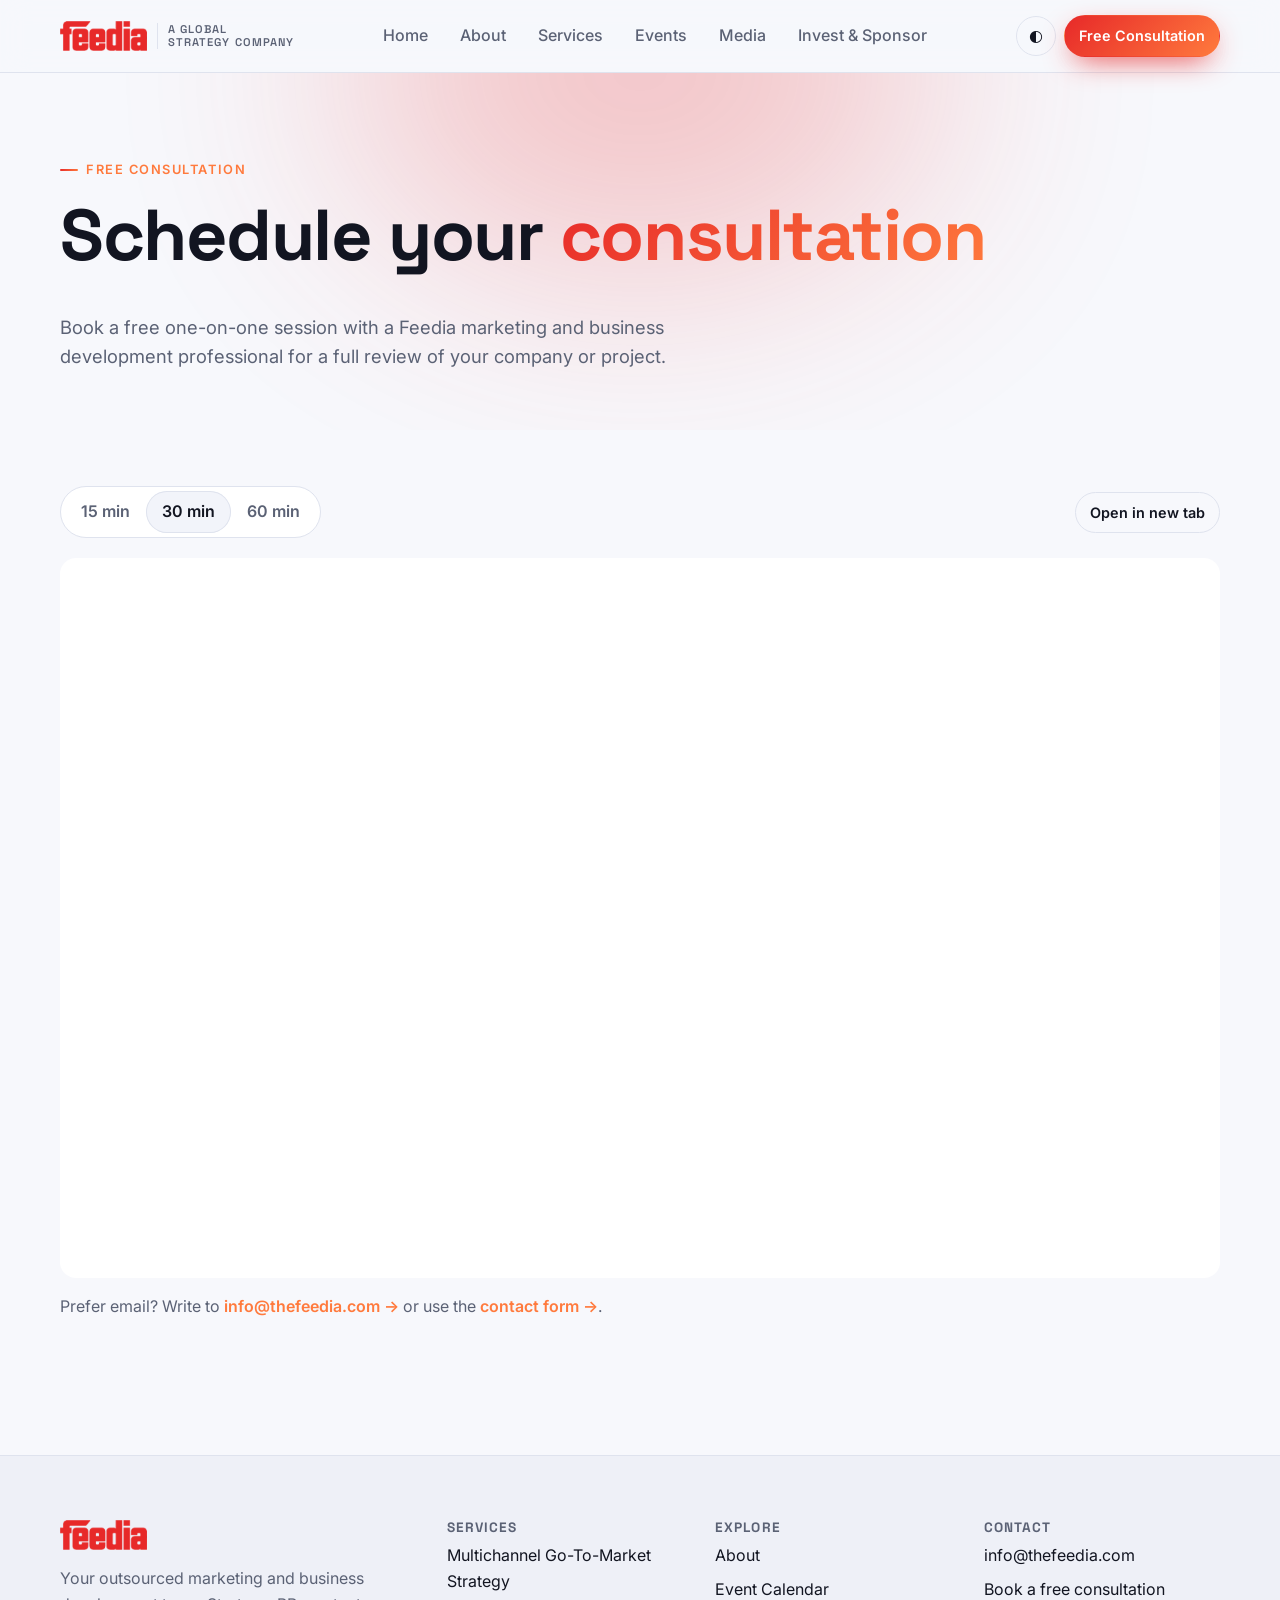
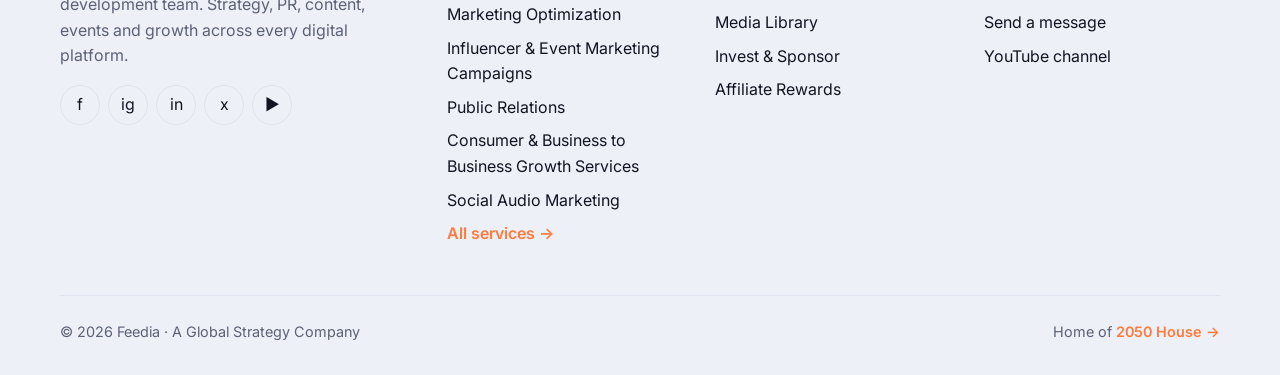
<file: consultation.html>
<!doctype html>
<html lang="en">
<head>
  <meta charset="utf-8">
  <meta name="viewport" content="width=device-width, initial-scale=1">
  <title>Schedule a Free Consultation | Feedia</title>
  <meta name="description" content="Schedule a free one-on-one consultation with a Feedia marketing and business development professional.">
  <link rel="icon" href="assets/img/favicon.png">
  <link rel="preconnect" href="https://fonts.googleapis.com">
  <link rel="preconnect" href="https://fonts.gstatic.com" crossorigin>
  <link href="https://fonts.googleapis.com/css2?family=Inter:wght@400;500;600;700&family=Space+Grotesk:wght@500;700&display=swap" rel="stylesheet">
  <link rel="stylesheet" href="assets/css/styles.css">
</head>
<body data-page="consultation">
  <header id="site-header"></header>

  <main>
    <section class="page-hero">
      <div class="container">
        <span class="eyebrow">Free Consultation</span>
        <h1>Schedule your <span class="grad-text">consultation</span></h1>
        <p>Book a free one-on-one session with a Feedia marketing and business development professional for a full review of your company or project.</p>
      </div>
    </section>
    <section class="section-sm">
      <div class="container">
        <div class="toolbar">
          <div class="seg" role="tablist" aria-label="Meeting length" id="len">
            <button role="tab" data-len="15" aria-selected="false">15 min</button>
            <button role="tab" data-len="30" class="active" aria-selected="true">30 min</button>
            <button role="tab" data-len="60" aria-selected="false">60 min</button>
          </div>
          <a class="btn btn-ghost btn-sm" id="open-cal" target="_blank" rel="noopener">Open in new tab</a>
        </div>
        <div class="calendly-inline-widget" id="cal" data-url=""></div>
        <p class="muted" style="margin-top:16px">Prefer email? Write to <a class="link-arrow" href="mailto:info@thefeedia.com">info@thefeedia.com</a> or use the <a class="link-arrow" href="index.html#contact">contact form</a>.</p>
      </div>
    </section>
  </main>

  <footer id="site-footer"></footer>
  <script src="assets/js/data.js"></script>
  <script src="assets/js/main.js"></script>
  <script>
    (function () {
      const F = window.FEEDIA;
      const cal = document.getElementById("cal"), open = document.getElementById("open-cal");
      function load(len) {
        const url = F.brand.calendly[len];
        open.href = url.split("?")[0];
        cal.innerHTML = `<iframe src="${url}&embed_type=Inline&embed_domain=${location.hostname || "localhost"}" title="Schedule a ${len} minute meeting" style="width:100%;height:100%;border:0"></iframe>`;
        document.querySelectorAll("#len button").forEach(b => { const on = b.dataset.len === len; b.classList.toggle("active", on); b.setAttribute("aria-selected", on); });
      }
      document.querySelectorAll("#len button").forEach(b => b.addEventListener("click", () => load(b.dataset.len)));
      load("30");
    })();
  </script>
</body>
</html>
</file>
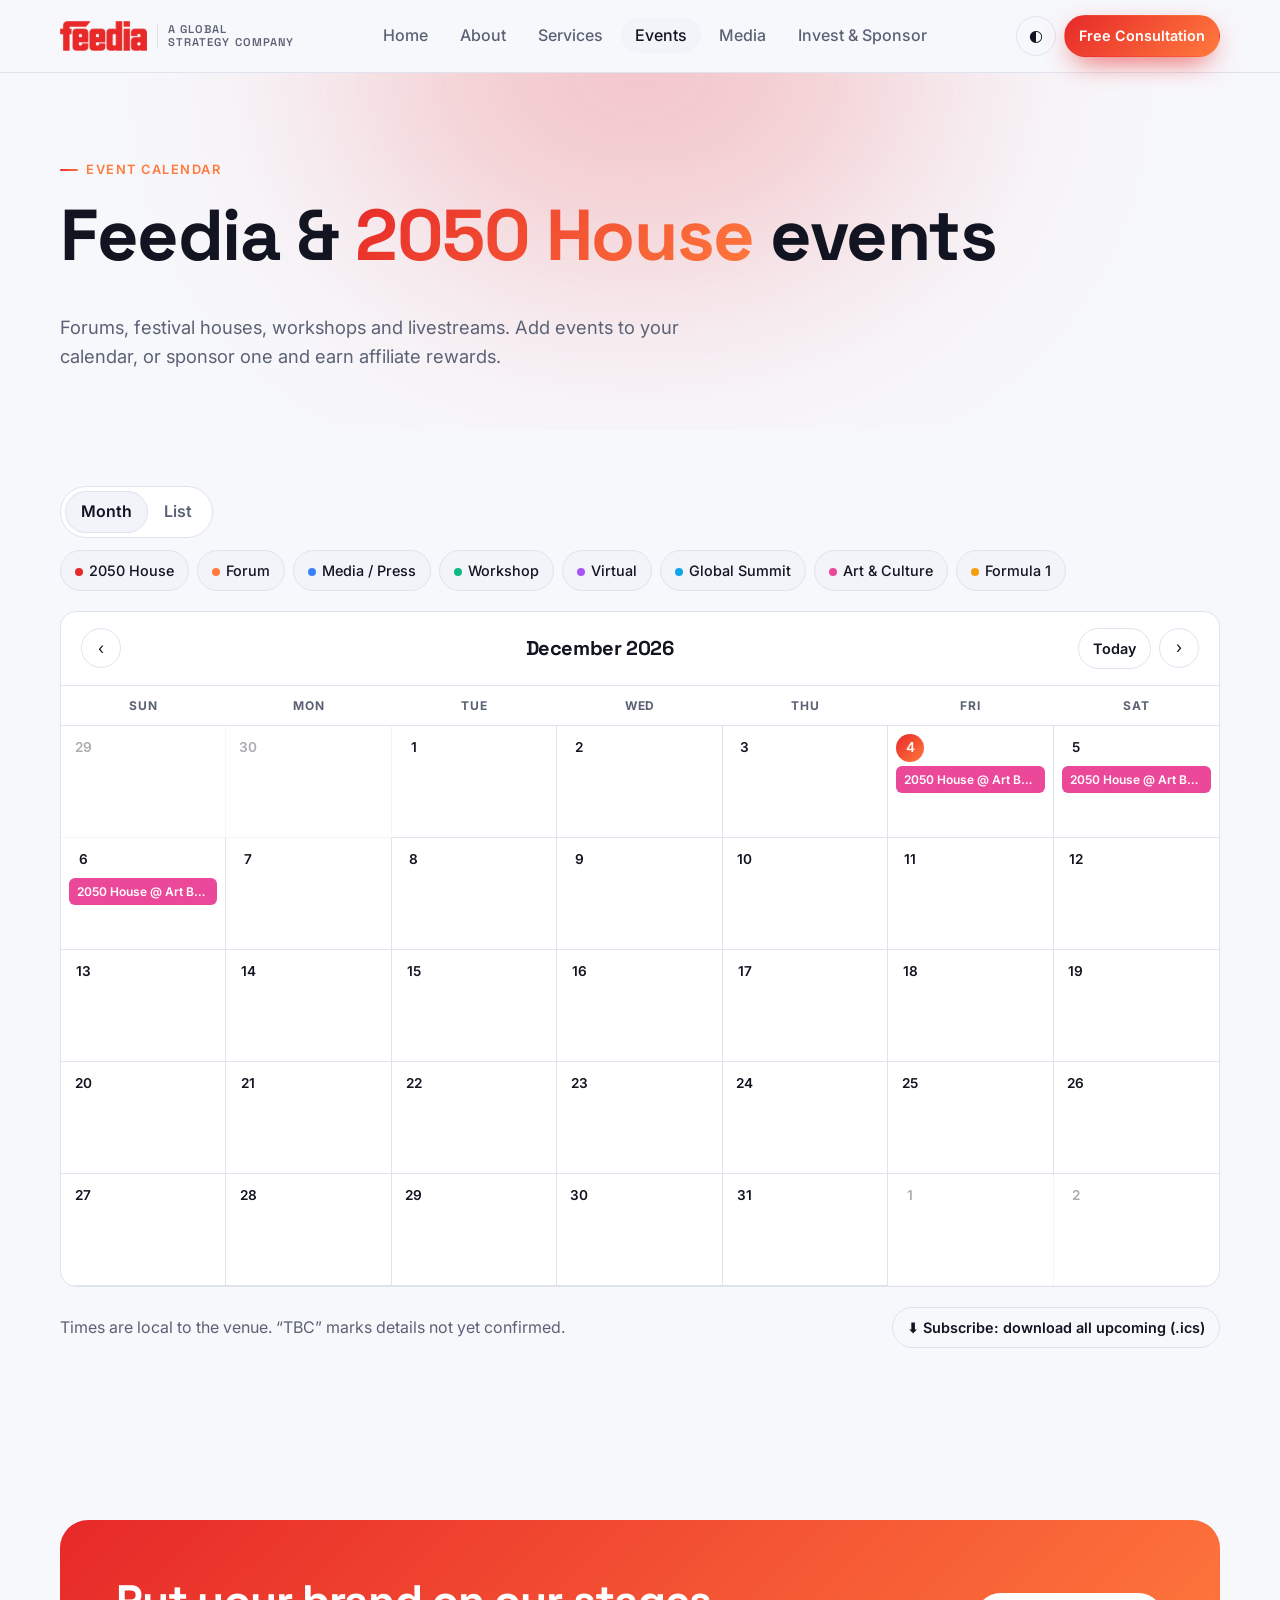
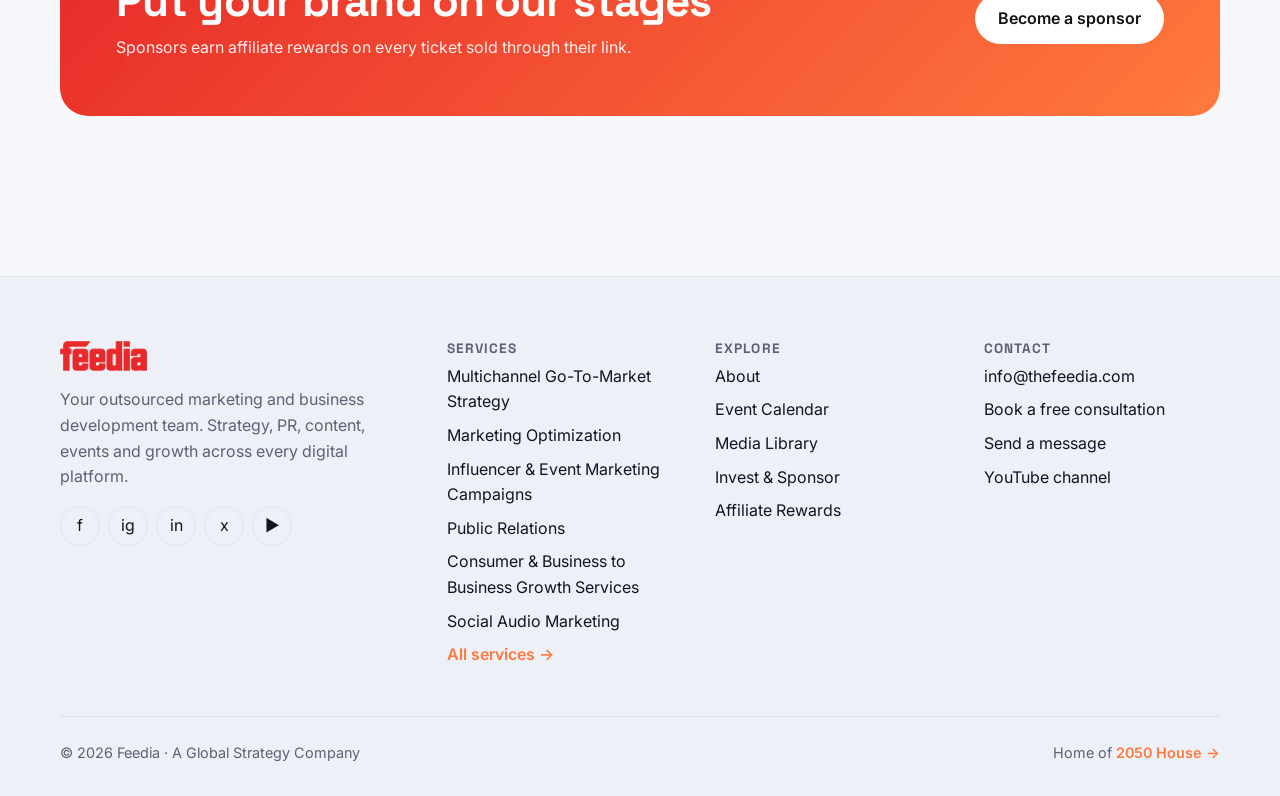
<file: events.html>
<!doctype html>
<html lang="en">
<head>
  <meta charset="utf-8">
  <meta name="viewport" content="width=device-width, initial-scale=1">
  <title>Event Calendar | Feedia &amp; 2050 House</title>
  <meta name="description" content="Upcoming and past Feedia and 2050 House events: forums, festival houses, workshops and livestreams.">
  <link rel="icon" href="assets/img/favicon.png">
  <link rel="preconnect" href="https://fonts.googleapis.com">
  <link rel="preconnect" href="https://fonts.gstatic.com" crossorigin>
  <link href="https://fonts.googleapis.com/css2?family=Inter:wght@400;500;600;700&family=Space+Grotesk:wght@500;700&display=swap" rel="stylesheet">
  <link rel="stylesheet" href="assets/css/styles.css">
</head>
<body data-page="events">
  <header id="site-header"></header>


  <main>
    <section class="page-hero">
      <div class="container">
        <span class="eyebrow">Event Calendar</span>
        <h1>Feedia &amp; <span class="grad-text">2050 House</span> events</h1>
        <p>Forums, festival houses, workshops and livestreams. Add events to your calendar, or sponsor one and earn affiliate rewards.</p>
      </div>
    </section>
    <section class="section-sm">
      <div class="container">
        <div class="toolbar">
          <div class="group">
            <div class="seg" role="tablist" aria-label="View">
              <button data-view="month" class="active" aria-selected="true">Month</button>
              <button data-view="list" aria-selected="false">List</button>
            </div>
            <div class="seg" aria-label="Time">
              <button data-when="upcoming" class="active">Upcoming</button>
              <button data-when="past">Past</button>
              <button data-when="all">All</button>
            </div>
          </div>
          <div class="group" id="cat-filters"></div>
        </div>

        <div id="month-view" class="calendar">
          <div class="cal-head">
            <button class="icon-btn" id="prev" aria-label="Previous month">‹</button>
            <h3 id="cal-title" aria-live="polite"></h3>
            <div style="display:flex;gap:8px"><button class="btn btn-ghost btn-sm" id="today-btn">Today</button><button class="icon-btn" id="next" aria-label="Next month">›</button></div>
          </div>
          <div class="cal-grid" id="cal-grid"></div>
        </div>

        <div id="list-view" class="grid" hidden></div>

        <div class="toolbar" style="margin-top:20px">
          <p class="muted" style="margin:0">Times are local to the venue. “TBC” marks details not yet confirmed.</p>
          <button class="btn btn-ghost btn-sm" id="ics-all">⬇ Subscribe: download all upcoming (.ics)</button>
        </div>
      </div>
    </section>

    <section class="section">
      <div class="container">
        <div class="cta-band reveal">
          <div><h2>Put your brand on our stages</h2><p style="margin:8px 0 0;opacity:.9">Sponsors earn affiliate rewards on every ticket sold through their link.</p></div>
          <a class="btn btn-light" href="invest.html">Become a sponsor</a>
        </div>
      </div>
    </section>
  </main>

  <footer id="site-footer"></footer>
  <script src="assets/js/data.js"></script>
  <script src="assets/js/main.js"></script>
  <script src="assets/js/events.js"></script>
</body>
</html>
</file>
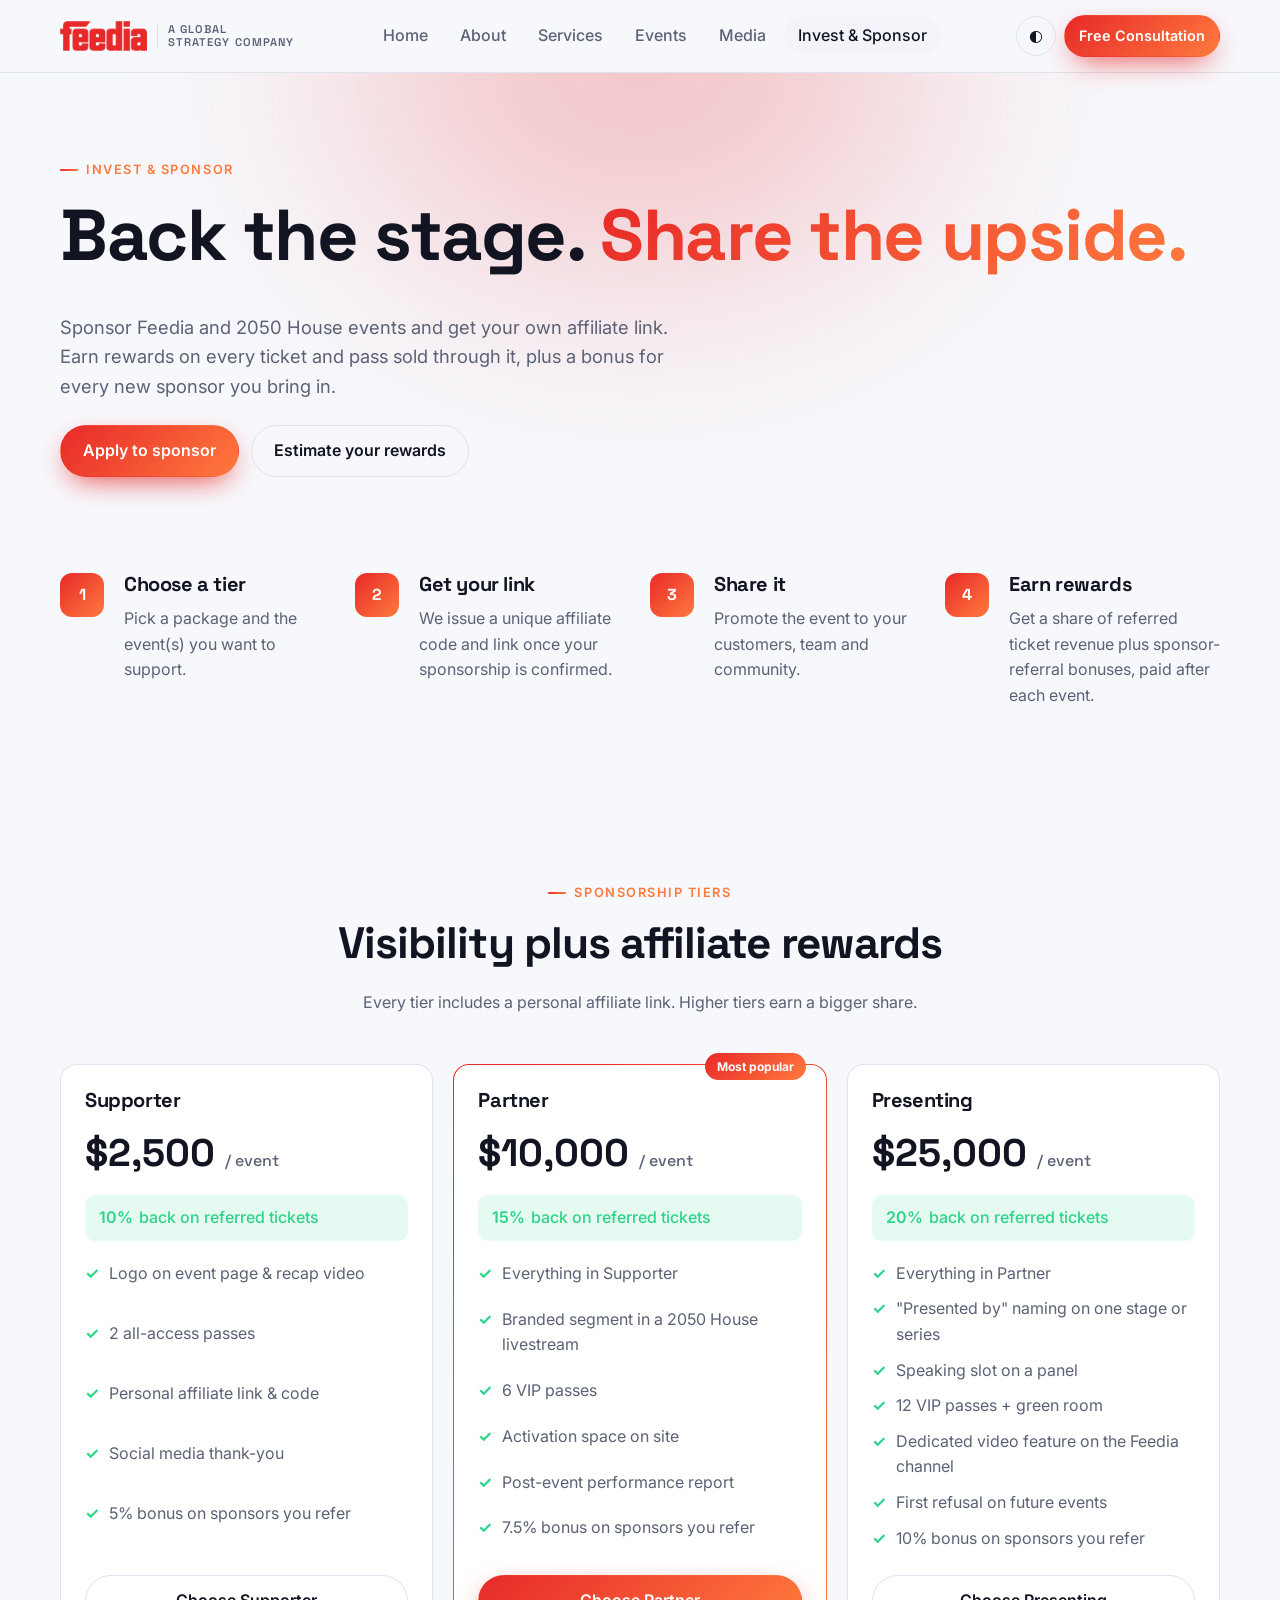
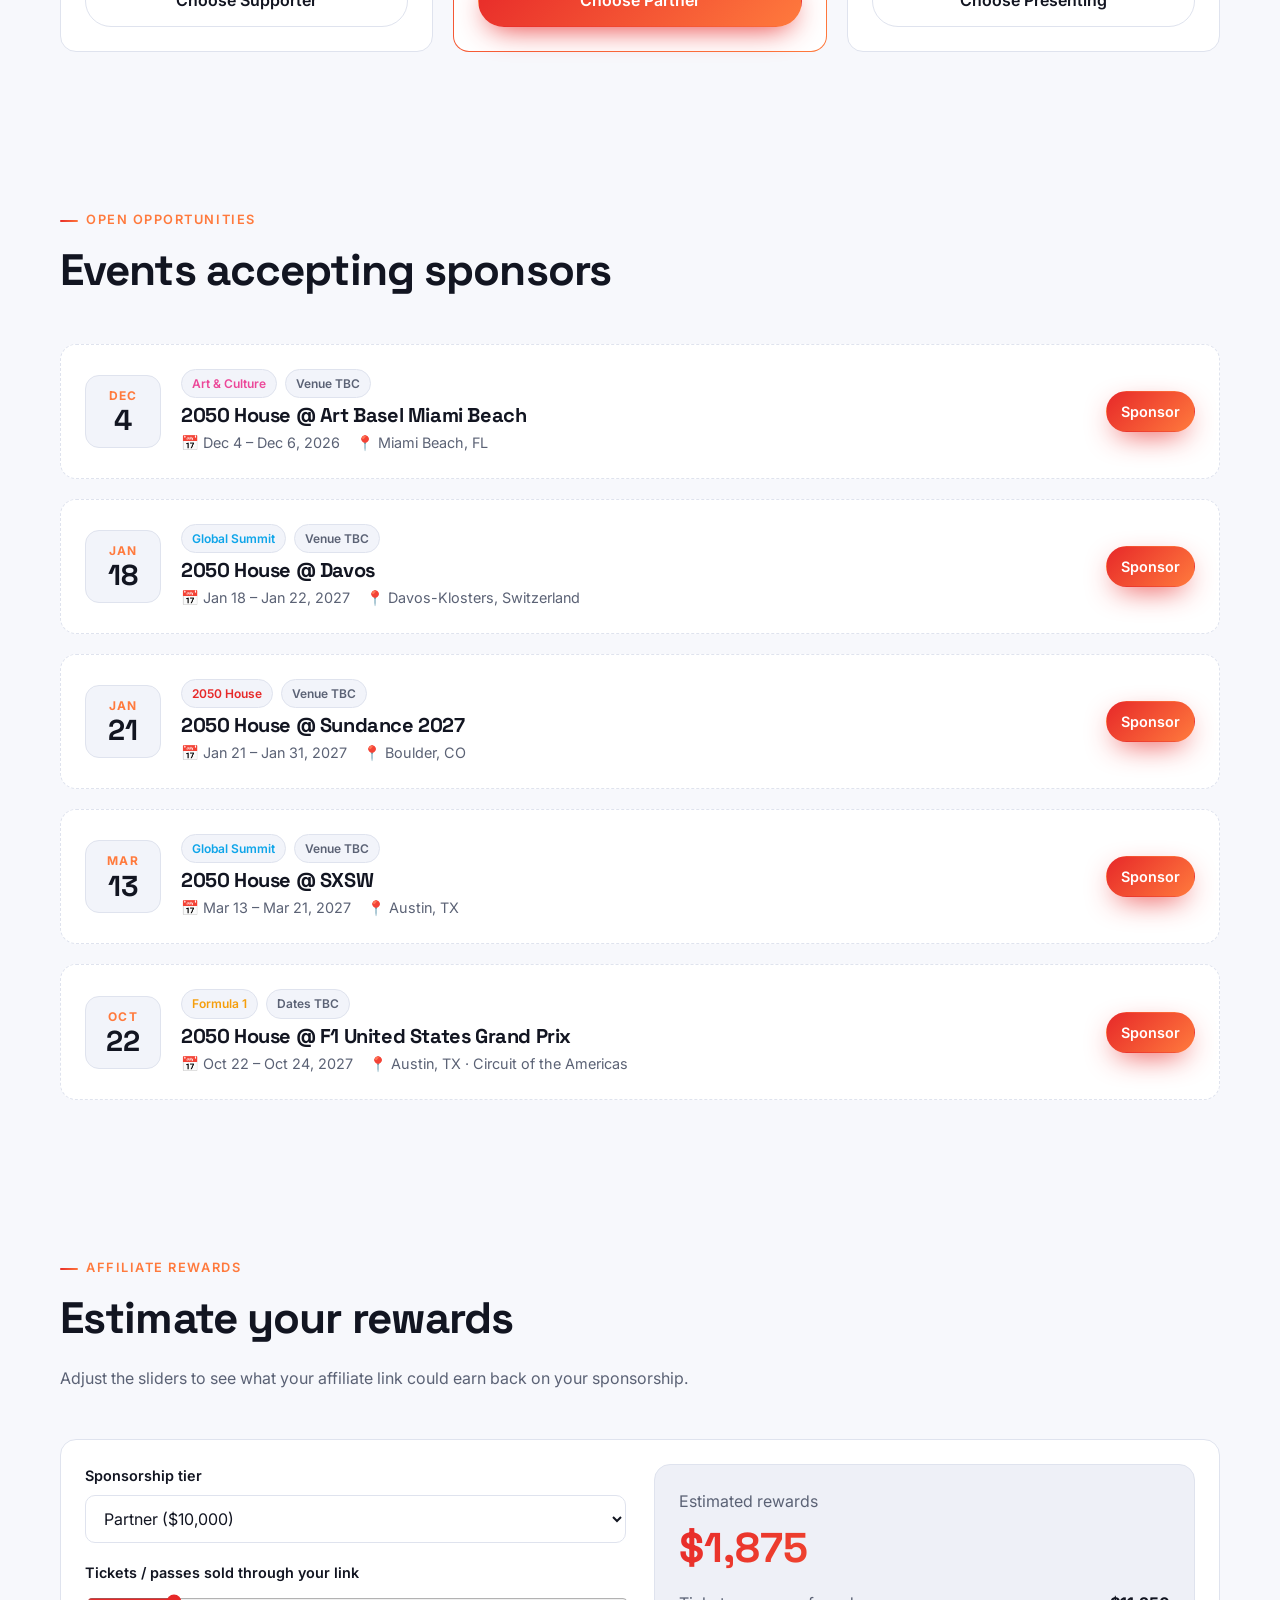
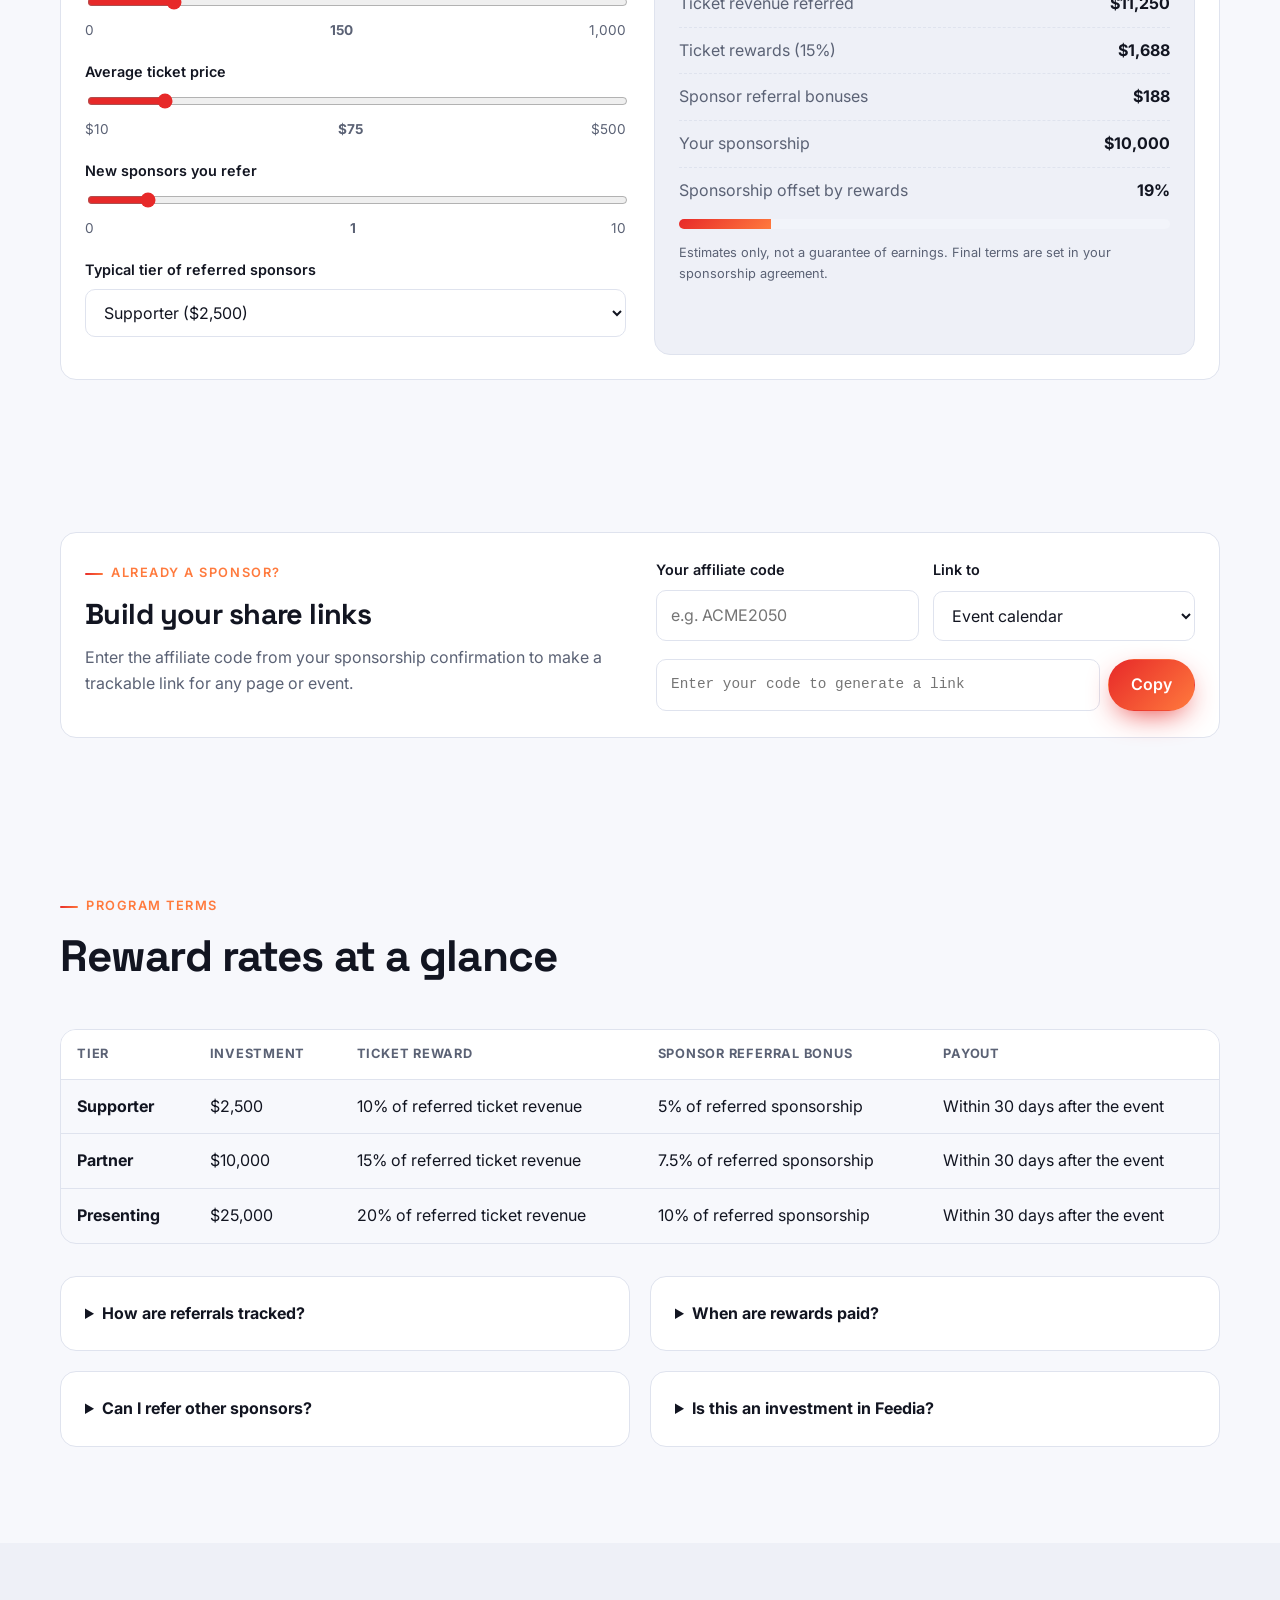
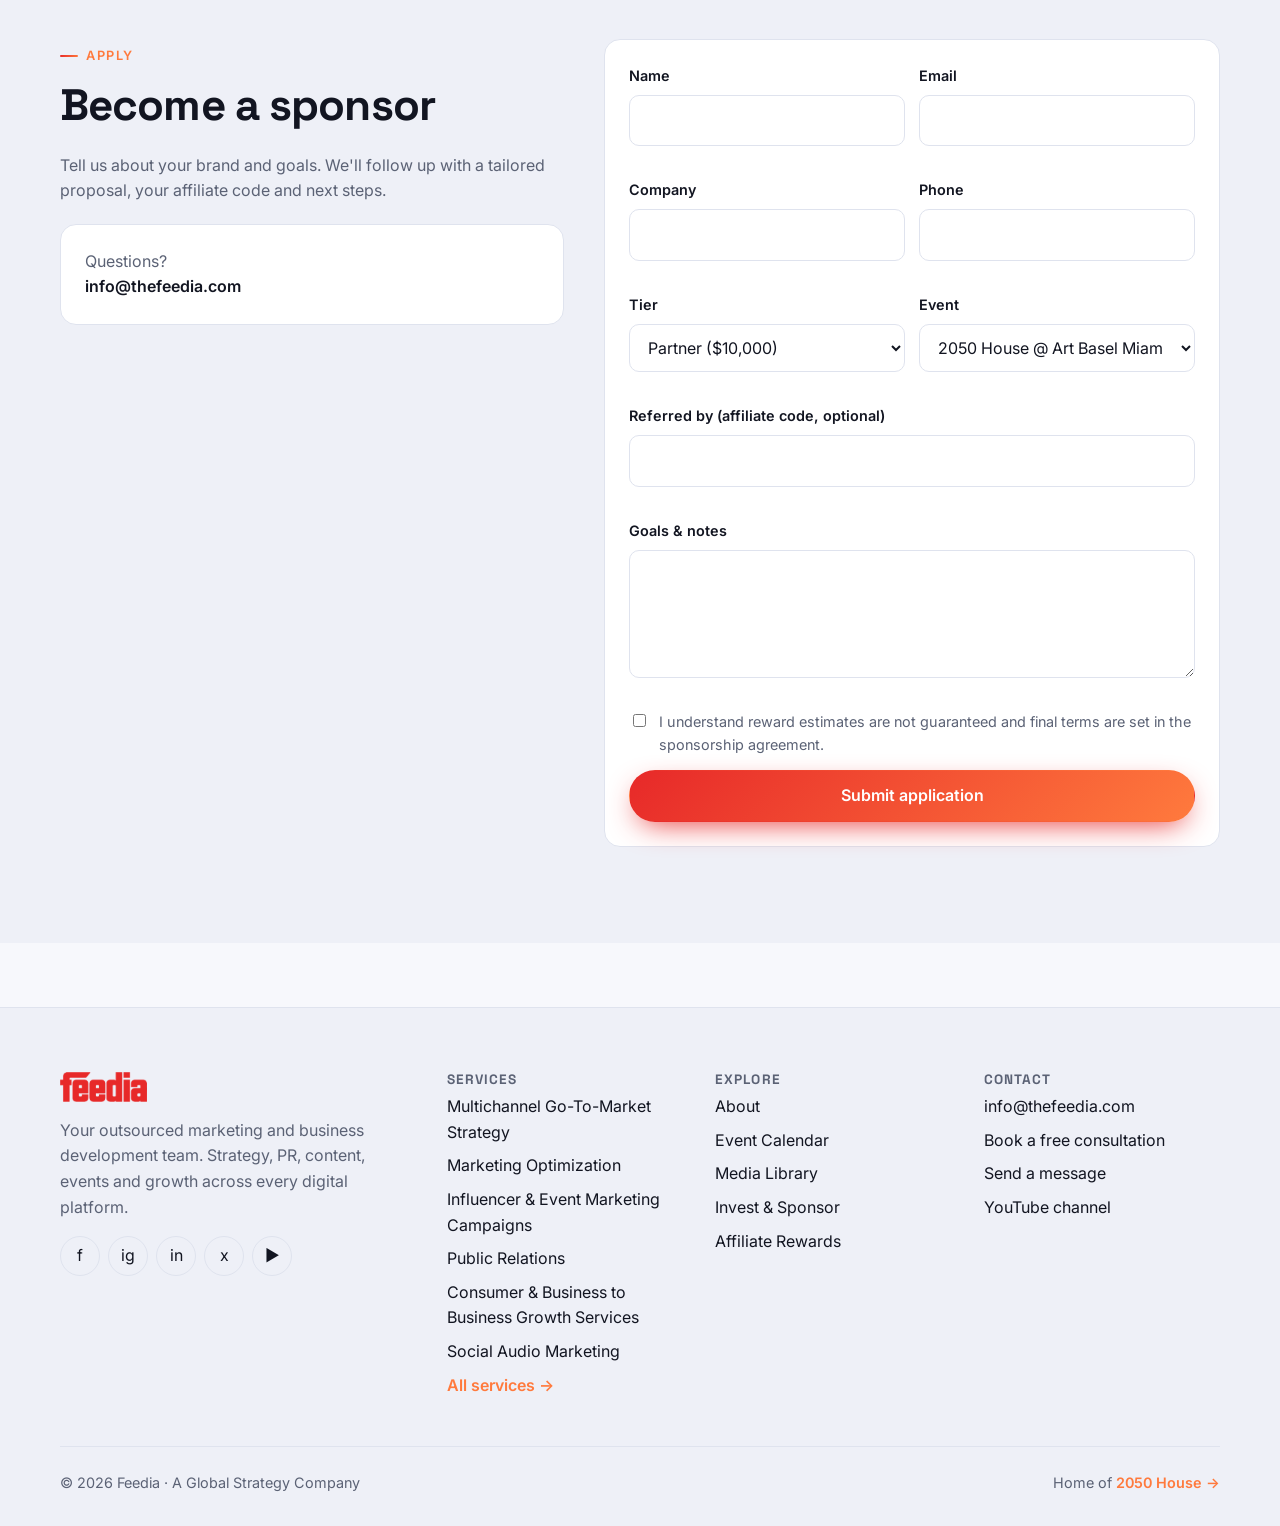
<file: invest.html>
<!doctype html>
<html lang="en">
<head>
  <meta charset="utf-8">
  <meta name="viewport" content="width=device-width, initial-scale=1">
  <title>Invest &amp; Sponsor | Feedia Affiliate Rewards</title>
  <meta name="description" content="Sponsor Feedia and 2050 House events and earn affiliate rewards on every ticket and sponsorship you refer.">
  <link rel="icon" href="assets/img/favicon.png">
  <link rel="preconnect" href="https://fonts.googleapis.com">
  <link rel="preconnect" href="https://fonts.gstatic.com" crossorigin>
  <link href="https://fonts.googleapis.com/css2?family=Inter:wght@400;500;600;700&family=Space+Grotesk:wght@500;700&display=swap" rel="stylesheet">
  <link rel="stylesheet" href="assets/css/styles.css">
</head>
<body data-page="invest">
  <header id="site-header"></header>


  <main>
    <section class="page-hero">
      <div class="container">
        <span class="eyebrow">Invest &amp; Sponsor</span>
        <h1>Back the stage. <span class="grad-text">Share the upside.</span></h1>
        <p>Sponsor Feedia and 2050 House events and get your own affiliate link. Earn rewards on every ticket and pass sold through it, plus a bonus for every new sponsor you bring in.</p>
        <div style="display:flex;gap:12px;flex-wrap:wrap;margin-top:24px">
          <a class="btn btn-primary" href="#apply">Apply to sponsor</a>
          <a class="btn btn-ghost" href="#calculator">Estimate your rewards</a>
        </div>
      </div>
    </section>

    <!-- How it works -->
    <section class="section-sm">
      <div class="container">
        <div class="grid grid-4 steps">
          <div class="step reveal"><h3>Choose a tier</h3><p class="muted">Pick a package and the event(s) you want to support.</p></div>
          <div class="step reveal"><h3>Get your link</h3><p class="muted">We issue a unique affiliate code and link once your sponsorship is confirmed.</p></div>
          <div class="step reveal"><h3>Share it</h3><p class="muted">Promote the event to your customers, team and community.</p></div>
          <div class="step reveal"><h3>Earn rewards</h3><p class="muted">Get a share of referred ticket revenue plus sponsor-referral bonuses, paid after each event.</p></div>
        </div>
      </div>
    </section>

    <!-- Tiers -->
    <section class="section" id="tiers">
      <div class="container">
        <div class="section-head center">
          <span class="eyebrow">Sponsorship Tiers</span>
          <h2>Visibility plus affiliate rewards</h2>
          <p class="muted">Every tier includes a personal affiliate link. Higher tiers earn a bigger share.</p>
        </div>
        <div class="grid grid-3" id="tier-grid"></div>
      </div>
    </section>

    <!-- Open events -->
    <section class="section-sm">
      <div class="container">
        <div class="section-head"><span class="eyebrow">Open Opportunities</span><h2>Events accepting sponsors</h2></div>
        <div class="grid" id="open-events"></div>
      </div>
    </section>

    <!-- Calculator -->
    <section class="section" id="calculator">
      <div class="container">
        <div class="section-head">
          <span class="eyebrow" id="affiliate">Affiliate Rewards</span>
          <h2>Estimate your rewards</h2>
          <p class="muted">Adjust the sliders to see what your affiliate link could earn back on your sponsorship.</p>
        </div>
        <div class="card calc">
          <div>
            <div class="field">
              <label for="calc-tier">Sponsorship tier</label>
              <select class="select" id="calc-tier"></select>
            </div>
            <div class="field">
              <label for="calc-tickets">Tickets / passes sold through your link</label>
              <input type="range" id="calc-tickets" min="0" max="1000" step="10" value="150">
              <div class="row"><span>0</span><strong id="out-tickets"></strong><span>1,000</span></div>
            </div>
            <div class="field">
              <label for="calc-price">Average ticket price</label>
              <input type="range" id="calc-price" min="10" max="500" step="5" value="75">
              <div class="row"><span>$10</span><strong id="out-price"></strong><span>$500</span></div>
            </div>
            <div class="field">
              <label for="calc-sponsors">New sponsors you refer</label>
              <input type="range" id="calc-sponsors" min="0" max="10" step="1" value="1">
              <div class="row"><span>0</span><strong id="out-sponsors"></strong><span>10</span></div>
            </div>
            <div class="field">
              <label for="calc-sponsor-tier">Typical tier of referred sponsors</label>
              <select class="select" id="calc-sponsor-tier"></select>
            </div>
          </div>
          <div class="result-box" aria-live="polite">
            <p class="muted" style="margin:0">Estimated rewards</p>
            <div class="result-total grad-text" id="out-total">$0</div>
            <div class="result-line"><span>Ticket revenue referred</span><strong id="out-rev"></strong></div>
            <div class="result-line"><span>Ticket rewards (<span id="out-rate"></span>)</span><strong id="out-ticket-reward"></strong></div>
            <div class="result-line"><span>Sponsor referral bonuses</span><strong id="out-bonus"></strong></div>
            <div class="result-line"><span>Your sponsorship</span><strong id="out-cost"></strong></div>
            <div class="result-line" style="border:0"><span>Sponsorship offset by rewards</span><strong id="out-offset"></strong></div>
            <div style="height:10px;border-radius:999px;background:var(--surface-2);overflow:hidden;margin-top:6px"><div id="out-bar" style="height:100%;width:0;background:var(--grad);transition:width .3s"></div></div>
            <p class="muted" style="font-size:.8rem;margin:14px 0 0">Estimates only, not a guarantee of earnings. Final terms are set in your sponsorship agreement.</p>
          </div>
        </div>
      </div>
    </section>

    <!-- Link generator -->
    <section class="section-sm">
      <div class="container">
        <div class="card grid grid-2" style="align-items:center;gap:32px">
          <div>
            <span class="eyebrow">Already a sponsor?</span>
            <h2 style="font-size:1.8rem">Build your share links</h2>
            <p class="muted">Enter the affiliate code from your sponsorship confirmation to make a trackable link for any page or event.</p>
          </div>
          <div>
            <div class="form-grid">
              <div class="field"><label for="ref-code">Your affiliate code</label><input class="input" id="ref-code" placeholder="e.g. ACME2050" maxlength="24" autocomplete="off"></div>
              <div class="field"><label for="ref-target">Link to</label><select class="select" id="ref-target"></select></div>
            </div>
            <div class="ref-box"><input class="input" id="ref-out" readonly aria-label="Your affiliate link"><button class="btn btn-primary" id="ref-copy">Copy</button></div>
          </div>
        </div>
      </div>
    </section>

    <!-- Terms -->
    <section class="section">
      <div class="container">
        <div class="section-head"><span class="eyebrow">Program Terms</span><h2>Reward rates at a glance</h2></div>
        <div class="table-wrap">
          <table>
            <thead><tr><th>Tier</th><th>Investment</th><th>Ticket reward</th><th>Sponsor referral bonus</th><th>Payout</th></tr></thead>
            <tbody id="terms-body"></tbody>
          </table>
        </div>
        <div class="grid grid-2" style="margin-top:32px">
          <details class="card"><summary><strong>How are referrals tracked?</strong></summary><p class="muted" style="margin:12px 0 0">Your link carries your code (<code>?ref=CODE</code>). When a visitor arrives through it, the code is remembered on their device and attached to their RSVP, ticket or sponsorship inquiry. Buyers can also enter your code by hand.</p></details>
          <details class="card"><summary><strong>When are rewards paid?</strong></summary><p class="muted" style="margin:12px 0 0">Rewards are reconciled after each event closes and paid out within 30 days, with a report showing every referred sale.</p></details>
          <details class="card"><summary><strong>Can I refer other sponsors?</strong></summary><p class="muted" style="margin:12px 0 0">Yes. When a company you refer signs a sponsorship, you get a one-time bonus as a percentage of their package value.</p></details>
          <details class="card"><summary><strong>Is this an investment in Feedia?</strong></summary><p class="muted" style="margin:12px 0 0">No. Sponsorships buy event visibility and benefits, and affiliate rewards are performance-based. This is not an offer of equity or securities. For investment conversations, <a class="link-arrow" href="consultation.html">book a meeting</a>.</p></details>
        </div>
      </div>
    </section>

    <!-- Apply -->
    <section class="section" id="apply" style="background:var(--bg-2)">
      <div class="container contact-split">
        <div>
          <span class="eyebrow">Apply</span>
          <h2>Become a sponsor</h2>
          <p class="muted">Tell us about your brand and goals. We'll follow up with a tailored proposal, your affiliate code and next steps.</p>
          <div class="card" style="margin-top:20px"><p class="muted" style="margin:0">Questions?</p><a href="mailto:info@thefeedia.com" style="font-weight:600">info@thefeedia.com</a></div>
        </div>
        <form class="card form-grid" id="sponsor-form" novalidate>
          <div class="field"><label for="s-name">Name</label><input class="input" id="s-name" name="Name" required autocomplete="name"></div>
          <div class="field"><label for="s-email">Email</label><input class="input" id="s-email" name="Email" type="email" required autocomplete="email"></div>
          <div class="field"><label for="s-company">Company</label><input class="input" id="s-company" name="Company" required autocomplete="organization"></div>
          <div class="field"><label for="s-phone">Phone</label><input class="input" id="s-phone" name="Phone" type="tel" autocomplete="tel"></div>
          <div class="field"><label for="s-tier">Tier</label><select class="select" id="s-tier" name="Tier"></select></div>
          <div class="field"><label for="s-event">Event</label><select class="select" id="s-event" name="Event"></select></div>
          <div class="field full"><label for="s-ref">Referred by (affiliate code, optional)</label><input class="input" id="s-ref" name="Referral code" maxlength="24"></div>
          <div class="field full"><label for="s-goals">Goals &amp; notes</label><textarea class="input" id="s-goals" name="Goals" rows="4"></textarea></div>
          <label class="full" style="display:flex;gap:10px;align-items:flex-start;font-size:.9rem;color:var(--muted)"><input type="checkbox" required name="Agreed to affiliate terms" value="yes" style="margin-top:4px"> I understand reward estimates are not guaranteed and final terms are set in the sponsorship agreement.</label>
          <div class="full"><button class="btn btn-primary btn-block" type="submit">Submit application</button></div>
        </form>
      </div>
    </section>
  </main>

  <footer id="site-footer"></footer>
  <script src="assets/js/data.js"></script>
  <script src="assets/js/main.js"></script>
  <script src="assets/js/invest.js"></script>
</body>
</html>
</file>
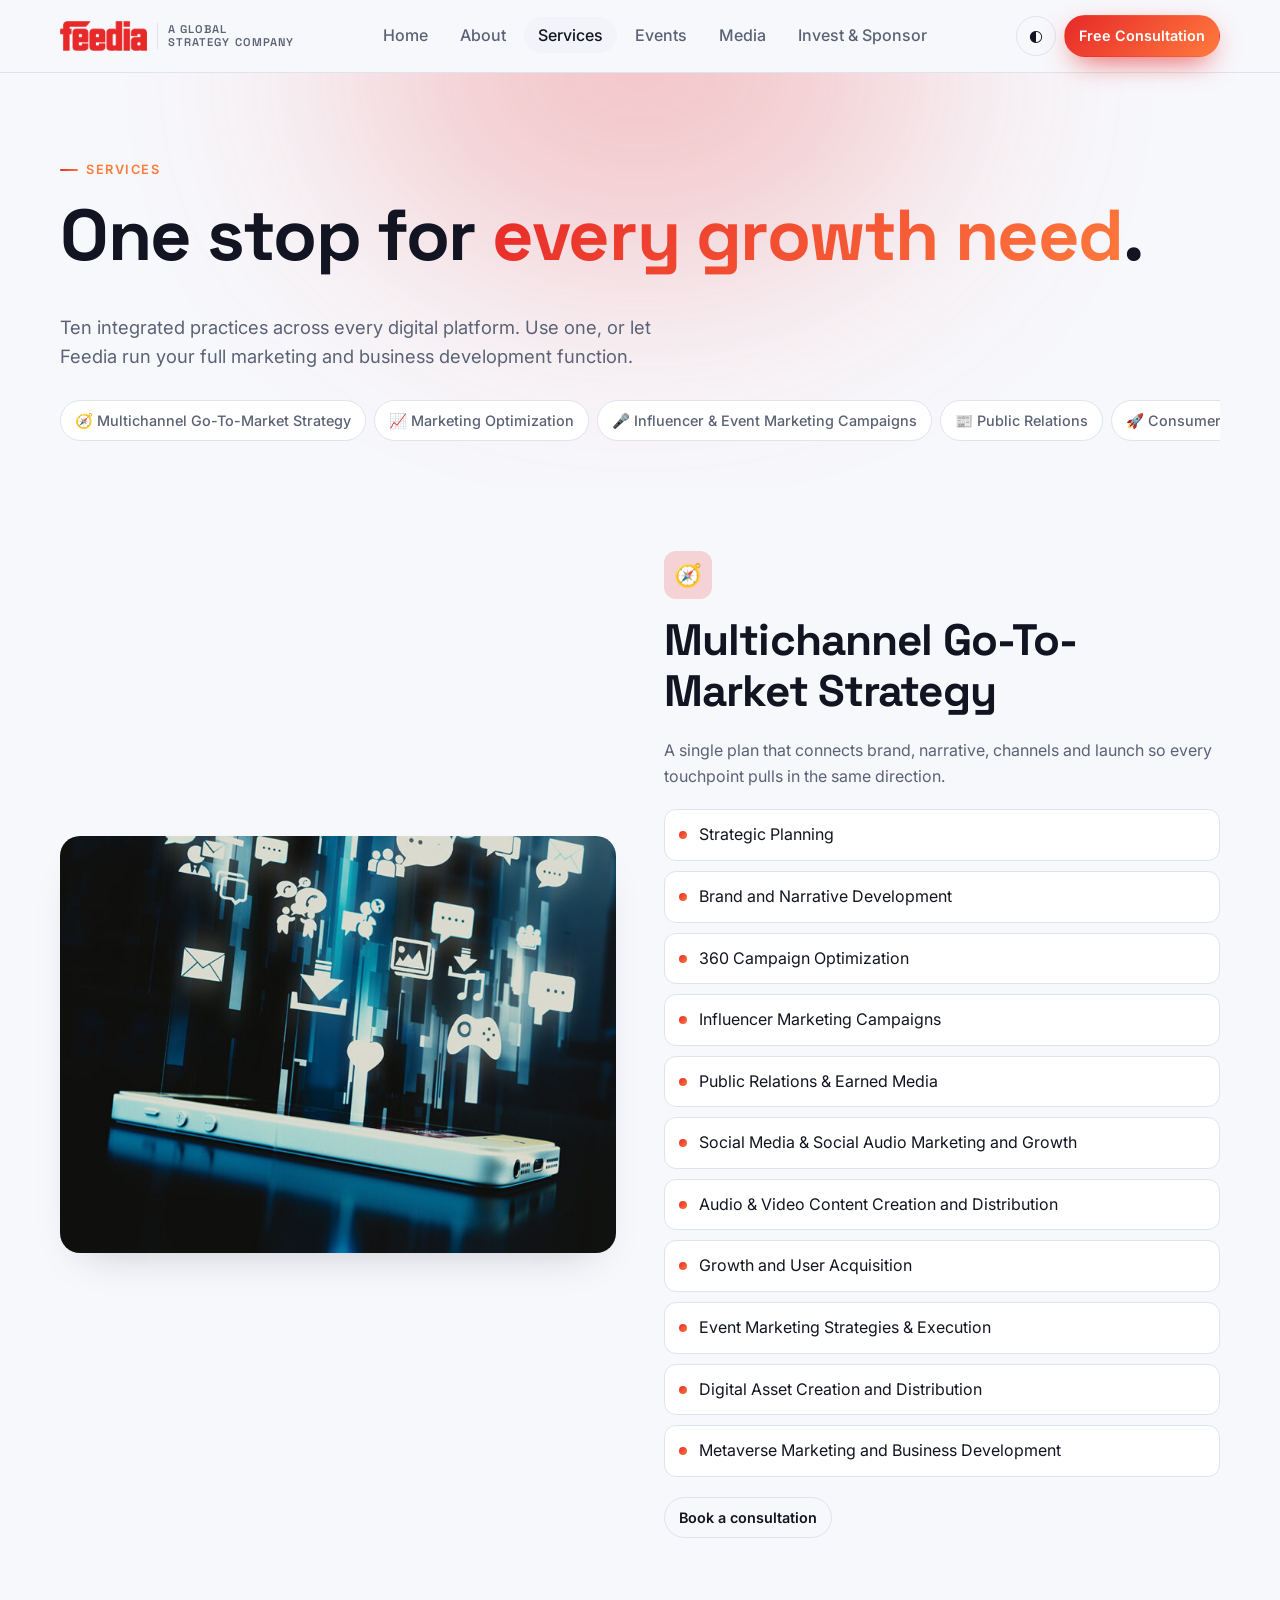
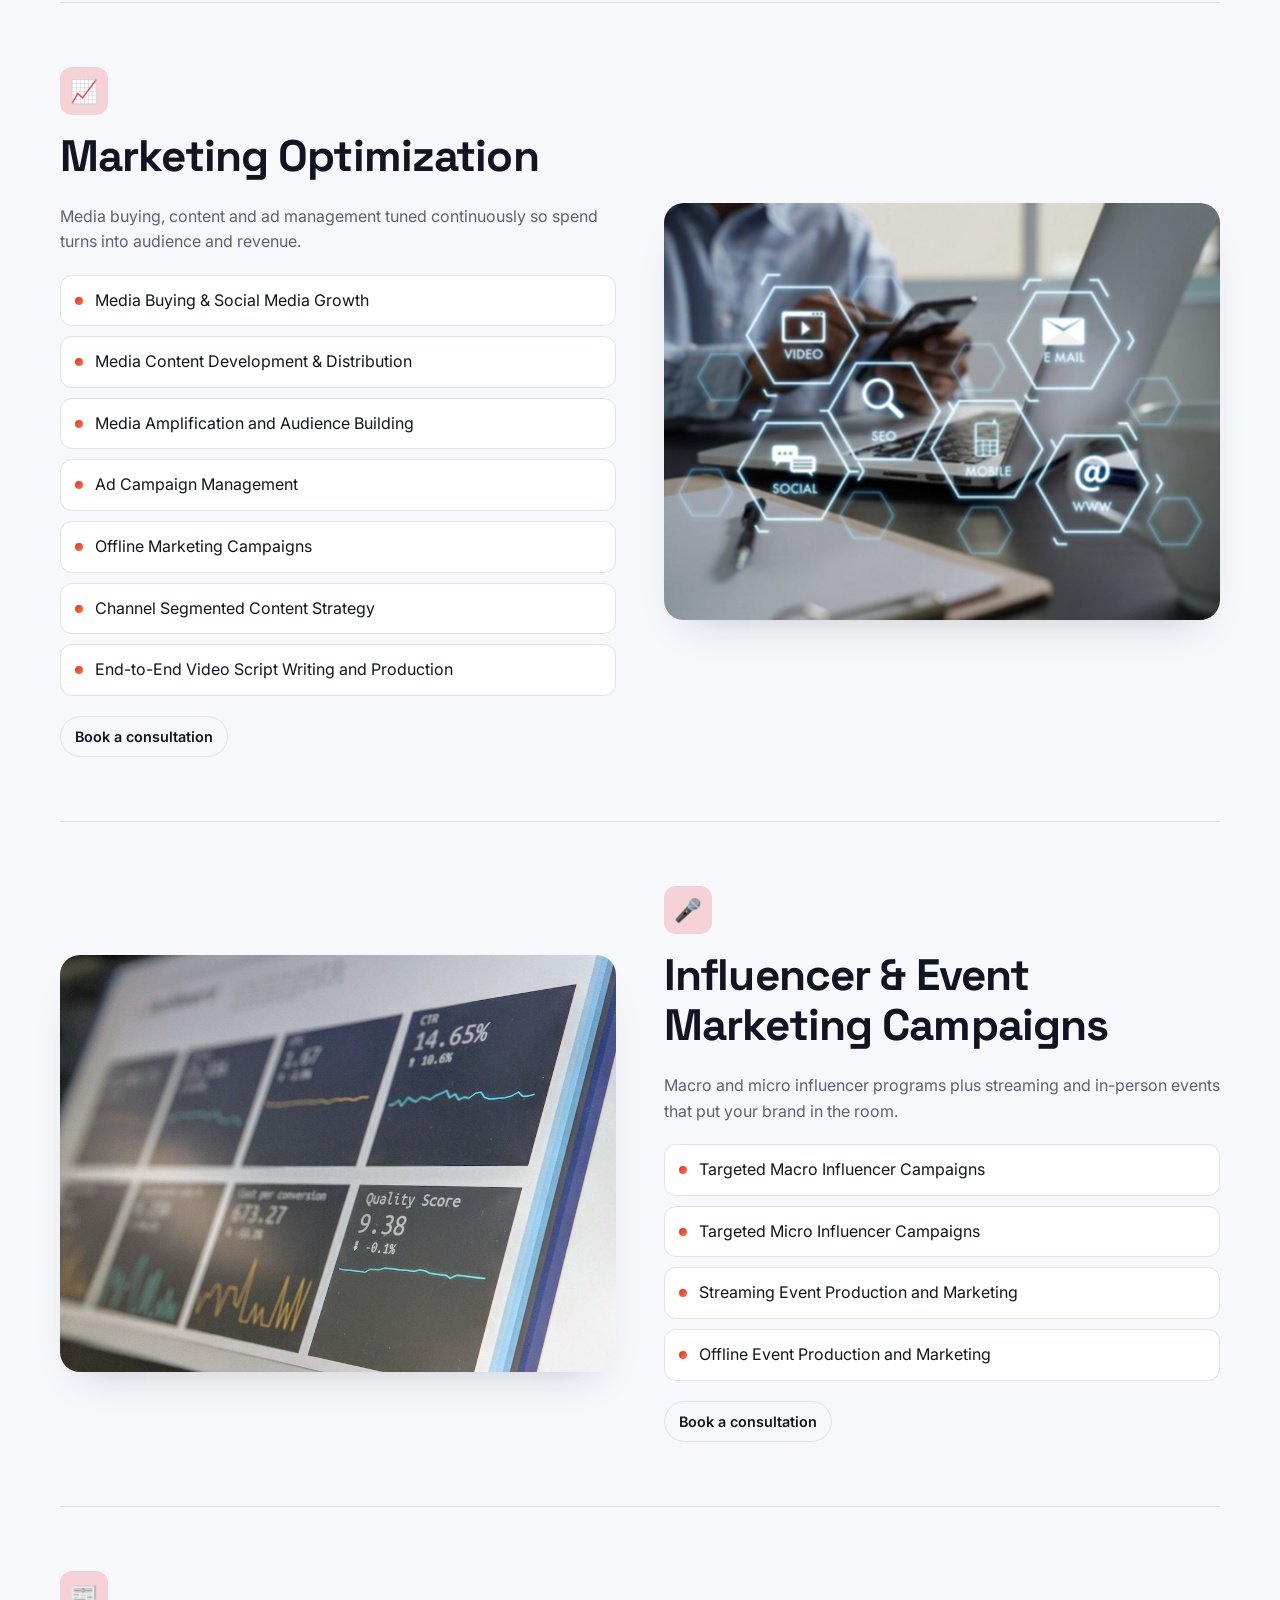
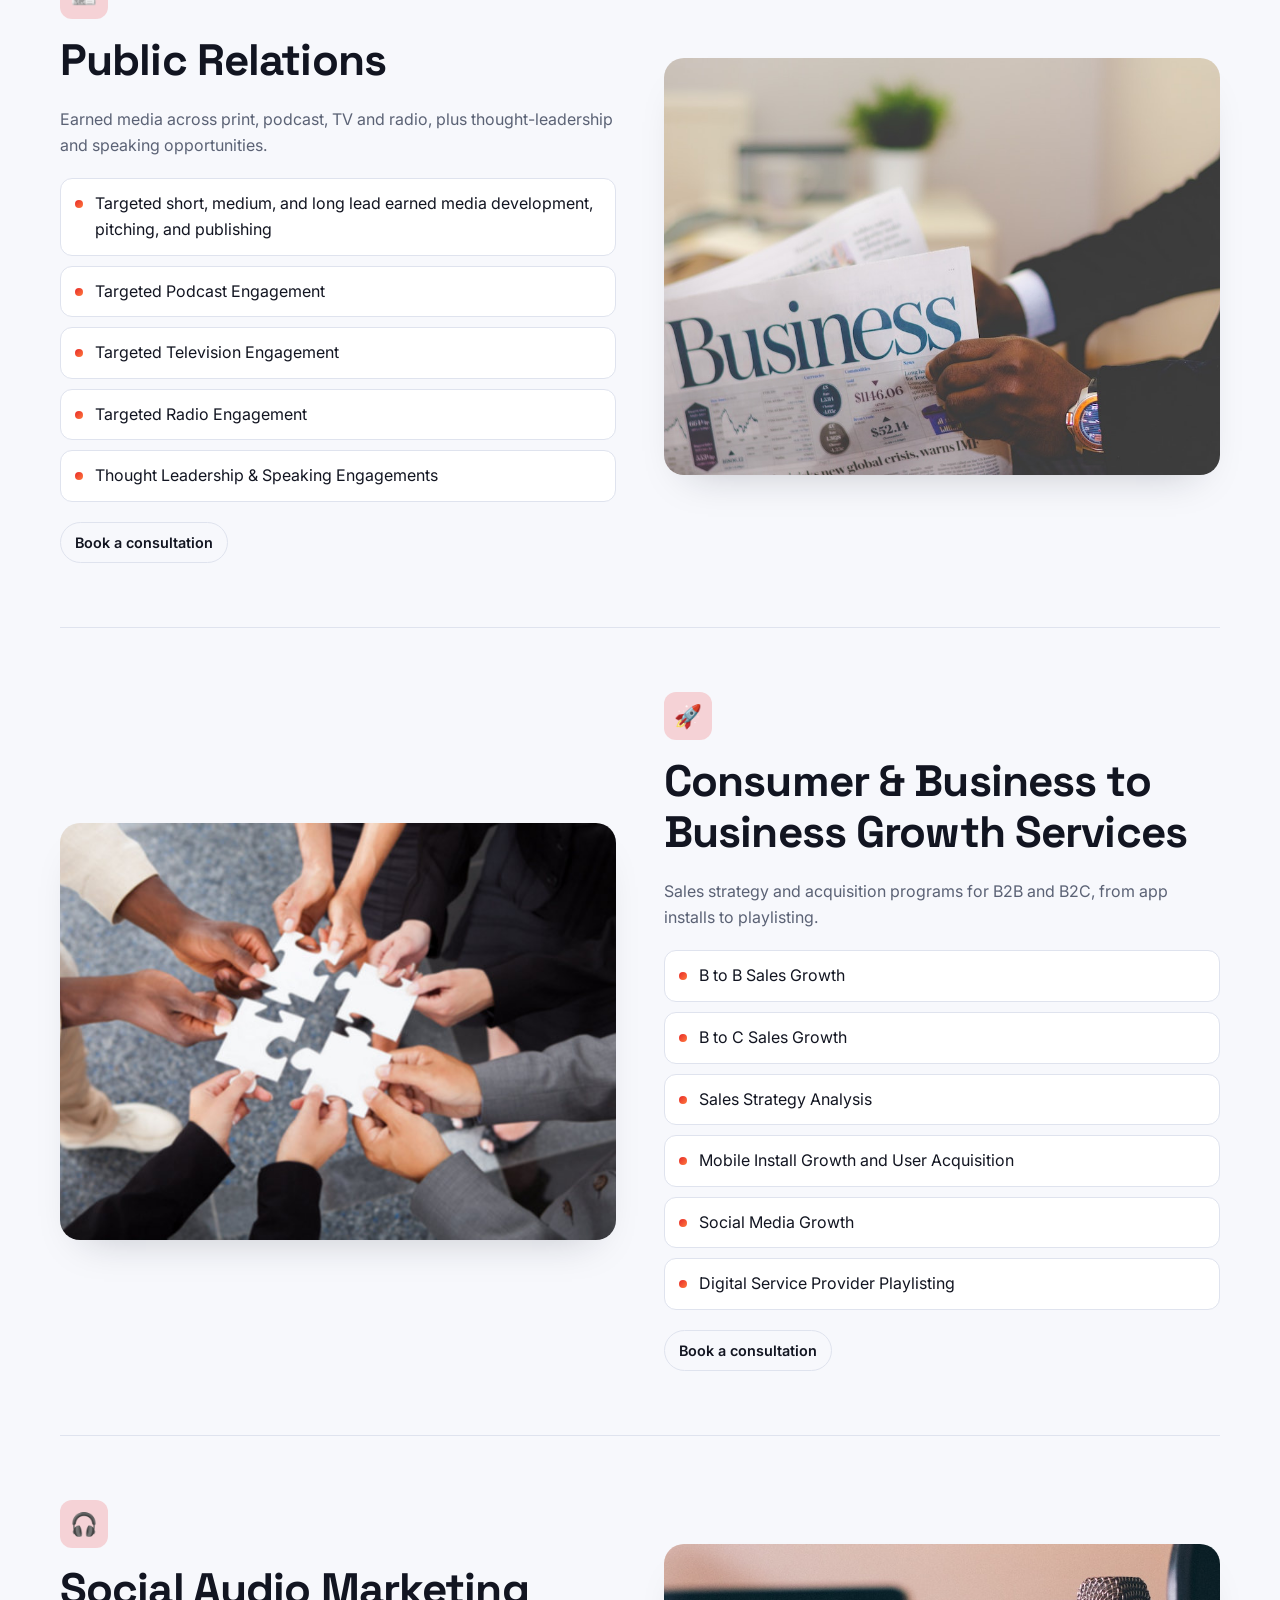
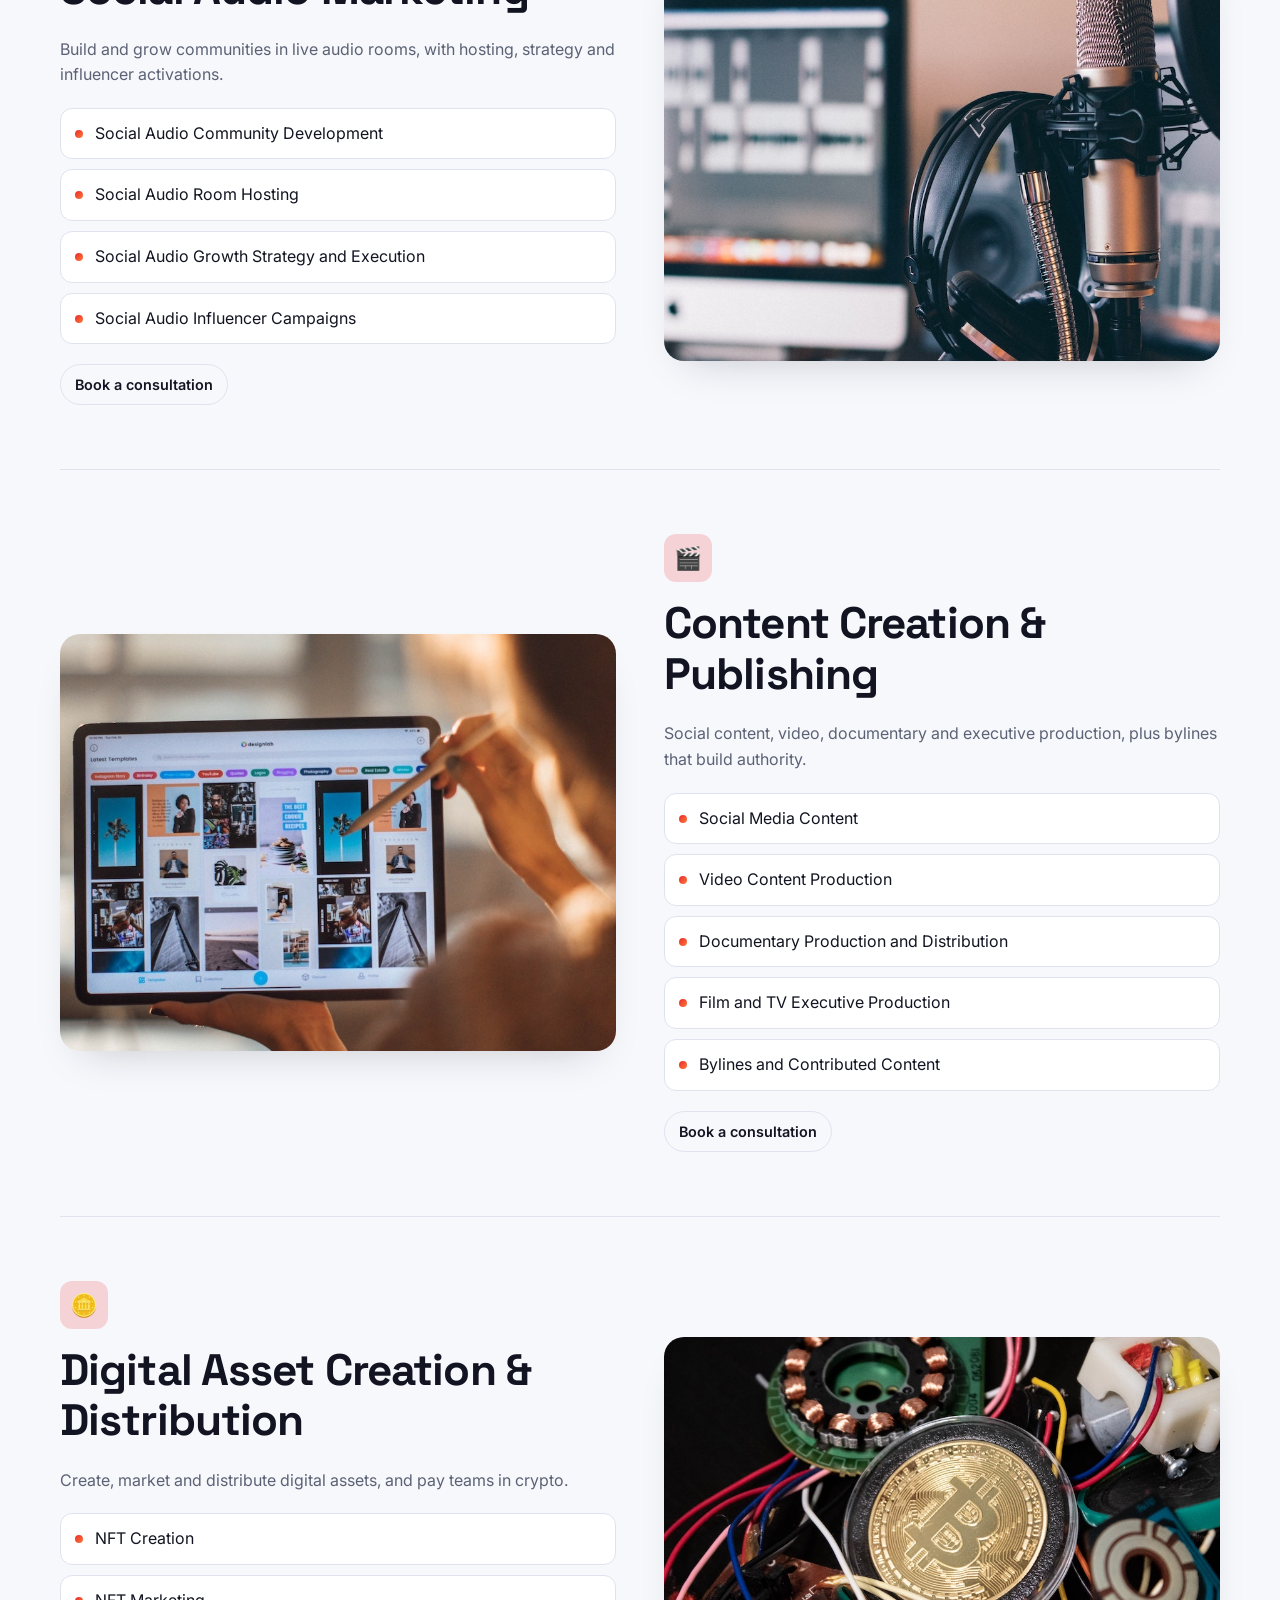
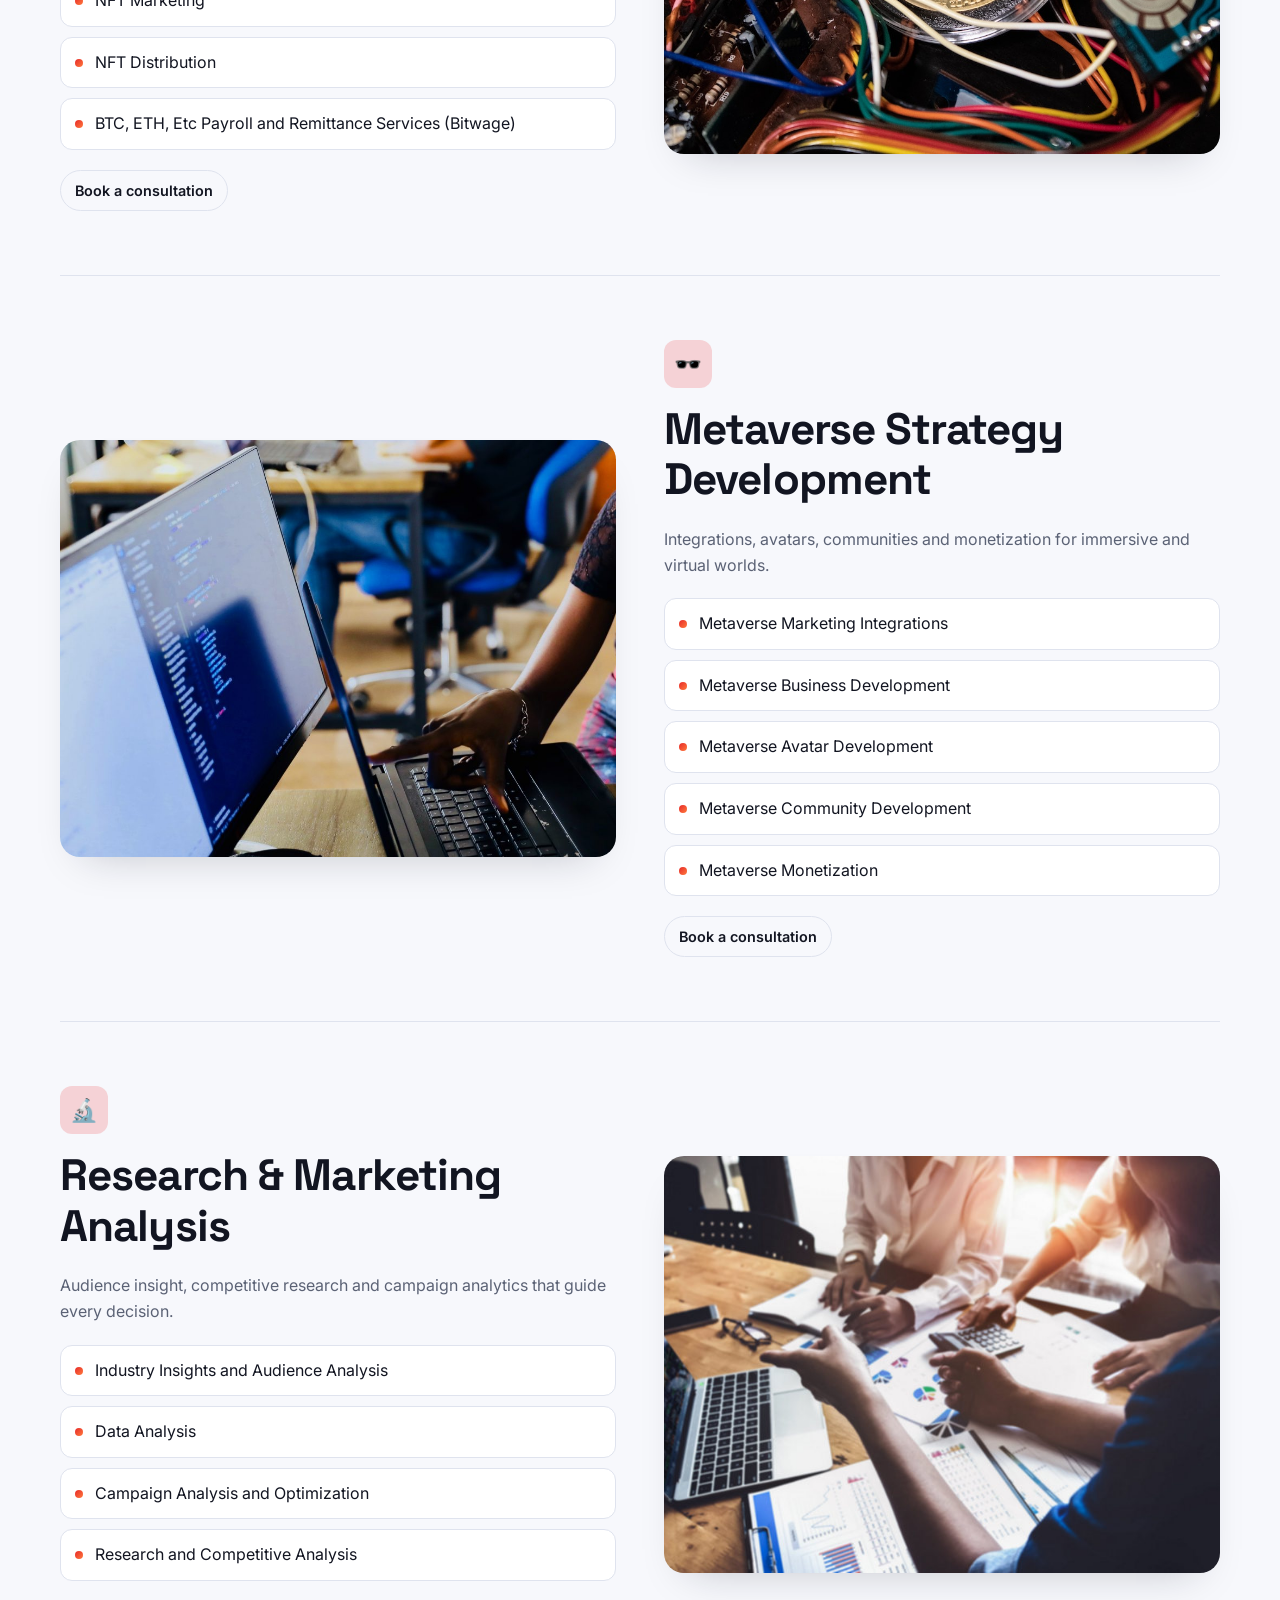
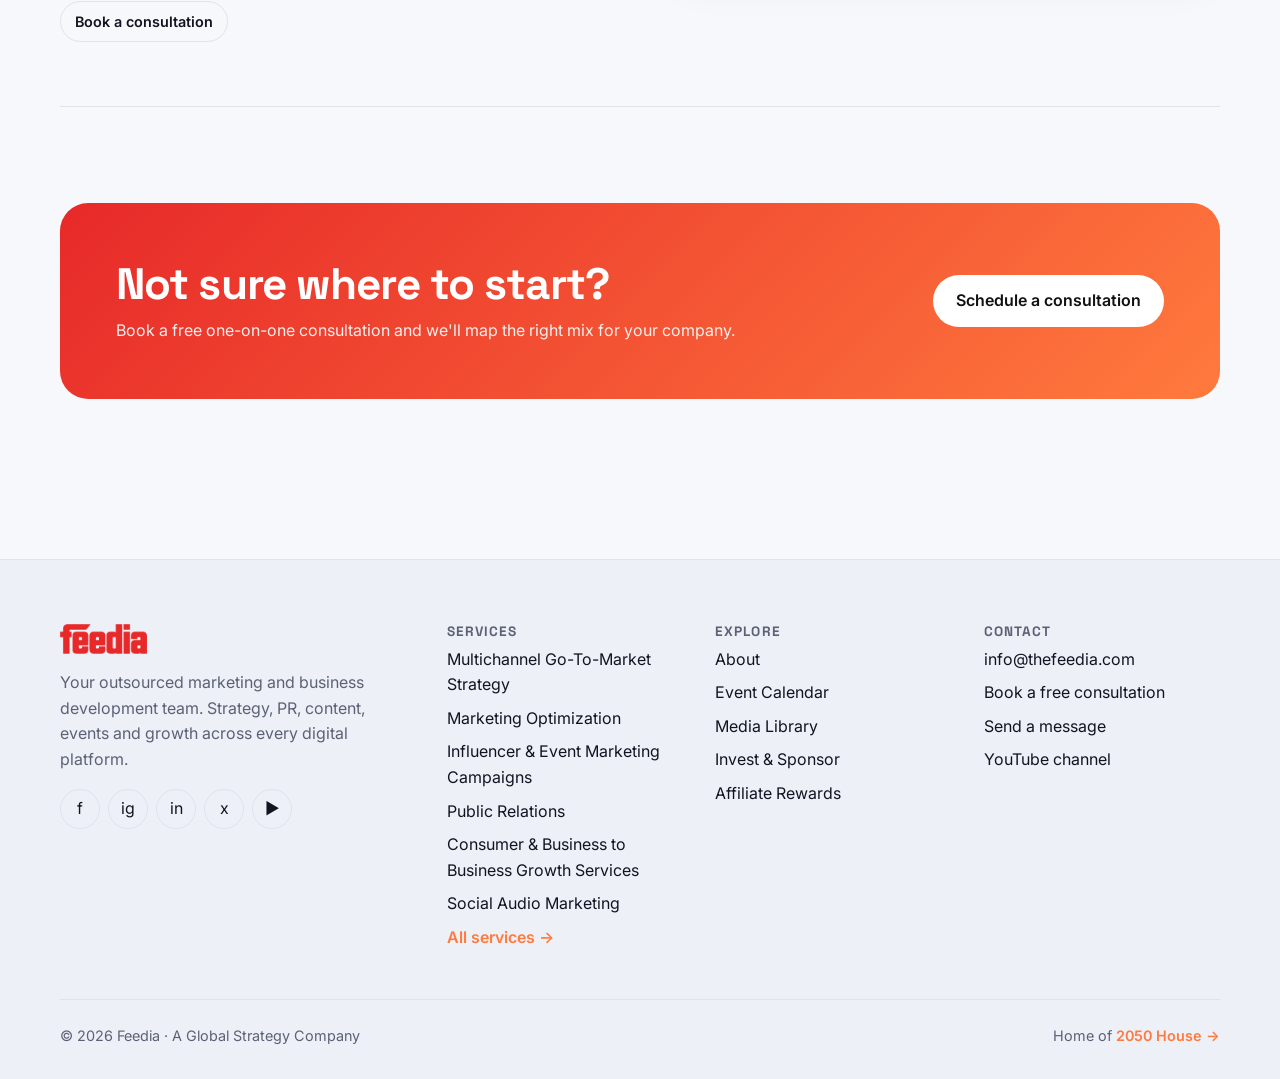
<file: services.html>
<!doctype html>
<html lang="en">
<head>
  <meta charset="utf-8">
  <meta name="viewport" content="width=device-width, initial-scale=1">
  <title>Services | Feedia</title>
  <meta name="description" content="Go-to-market strategy, marketing optimization, influencer and event campaigns, PR, growth, social audio, content, digital assets, metaverse and research.">
  <link rel="icon" href="assets/img/favicon.png">
  <link rel="preconnect" href="https://fonts.googleapis.com">
  <link rel="preconnect" href="https://fonts.gstatic.com" crossorigin>
  <link href="https://fonts.googleapis.com/css2?family=Inter:wght@400;500;600;700&family=Space+Grotesk:wght@500;700&display=swap" rel="stylesheet">
  <link rel="stylesheet" href="assets/css/styles.css">
</head>
<body data-page="services">
  <header id="site-header"></header>

  <main>
    <section class="page-hero">
      <div class="container">
        <span class="eyebrow">Services</span>
        <h1>One stop for <span class="grad-text">every growth need</span>.</h1>
        <p>Ten integrated practices across every digital platform. Use one, or let Feedia run your full marketing and business development function.</p>
        <nav class="service-nav" id="service-nav" aria-label="Jump to service" style="margin-top:28px"></nav>
      </div>
    </section>
    <section>
      <div class="container" id="service-list"></div>
    </section>
    <section class="section">
      <div class="container">
        <div class="cta-band reveal">
          <div><h2>Not sure where to start?</h2><p style="margin:8px 0 0;opacity:.9">Book a free one-on-one consultation and we'll map the right mix for your company.</p></div>
          <a class="btn btn-light" href="consultation.html">Schedule a consultation</a>
        </div>
      </div>
    </section>
  </main>

  <footer id="site-footer"></footer>
  <script src="assets/js/data.js"></script>
  <script src="assets/js/main.js"></script>
  <script>
    (function () {
      const F = window.FEEDIA, U = window.FeediaUI;
      document.getElementById("service-nav").innerHTML = F.services.map(s => `<a class="chip" href="#${s.id}">${s.icon} ${s.title}</a>`).join("");
      document.getElementById("service-list").innerHTML = F.services.map(s => `
        <article class="service-detail" id="${s.id}">
          <div class="service-img reveal"><img src="${s.img}" alt="" loading="lazy"></div>
          <div class="reveal">
            <div class="card-icon">${s.icon}</div>
            <h2>${s.title}</h2>
            <p class="muted">${s.summary}</p>
            <ul class="checklist">${s.items.map(i => `<li>${U.esc(i)}</li>`).join("")}</ul>
            <a class="btn btn-ghost btn-sm" style="margin-top:20px" href="consultation.html" aria-label="Book a consultation about ${s.title}">Book a consultation</a>
          </div>
        </article>`).join("");
      U.observeReveal();
      if (location.hash) document.querySelector(location.hash)?.scrollIntoView();
    })();
  </script>
</body>
</html>
</file>
<file: assets/css/styles.css>
/* =========================================================
   The Feedia — modern site styles
   ========================================================= */
:root {
  --bg: #0b0c10;
  --bg-2: #12141b;
  --surface: #171a23;
  --surface-2: #1e2230;
  --border: #2a2f40;
  --text: #eef0f6;
  --muted: #9aa1b5;
  --brand: #e72929;
  --brand-2: #ff7a3d;
  --accent: #ffb020;
  --success: #2fd38a;
  --warning: #ffb547;
  --radius: 16px;
  --radius-sm: 10px;
  --shadow: 0 20px 50px -20px rgba(0, 0, 0, .6);
  --grad: linear-gradient(135deg, var(--brand) 0%, var(--brand-2) 100%);
  --max: 1200px;
  color-scheme: dark;
}

@media (prefers-color-scheme: light) {
  :root:not([data-theme="dark"]) {
    --bg: #f7f8fc; --bg-2: #eef0f7; --surface: #ffffff; --surface-2: #f2f4fa;
    --border: #dfe3ee; --text: #121521; --muted: #5b6275;
    --shadow: 0 20px 40px -24px rgba(20, 24, 40, .25);
    color-scheme: light;
  }
}
:root[data-theme="light"] {
  --bg: #f7f8fc; --bg-2: #eef0f7; --surface: #ffffff; --surface-2: #f2f4fa;
  --border: #dfe3ee; --text: #121521; --muted: #5b6275;
  --shadow: 0 20px 40px -24px rgba(20, 24, 40, .25);
  color-scheme: light;
}

*, *::before, *::after { box-sizing: border-box; }
html { scroll-behavior: smooth; }
body {
  margin: 0;
  font-family: "Inter", system-ui, -apple-system, "Segoe UI", Roboto, sans-serif;
  background: var(--bg);
  color: var(--text);
  line-height: 1.6;
  -webkit-font-smoothing: antialiased;
}
img { max-width: 100%; display: block; }
a { color: inherit; text-decoration: none; }
button, input, select, textarea { font: inherit; color: inherit; }
h1, h2, h3, h4 { font-family: "Space Grotesk", "Inter", sans-serif; line-height: 1.15; margin: 0 0 .5em; letter-spacing: -.02em; }
h1 { font-size: clamp(2.4rem, 6vw, 4.5rem); }
h2 { font-size: clamp(1.8rem, 4vw, 2.75rem); }
h3 { font-size: 1.25rem; }
p { margin: 0 0 1em; }
.muted { color: var(--muted); }
.grad-text { background: var(--grad); -webkit-background-clip: text; background-clip: text; color: transparent; }
.sr-only { position: absolute; width: 1px; height: 1px; overflow: hidden; clip: rect(0 0 0 0); white-space: nowrap; }

.container { width: 100%; max-width: var(--max); margin: 0 auto; padding: 0 20px; }
.section { padding: 96px 0; }
.section-sm { padding: 56px 0; }
.section-head { max-width: 720px; margin-bottom: 48px; }
.section-head.center { margin-inline: auto; text-align: center; }
.eyebrow {
  display: inline-flex; align-items: center; gap: 8px;
  font-size: .8rem; font-weight: 600; letter-spacing: .12em; text-transform: uppercase;
  color: var(--brand-2); margin-bottom: 14px;
}
.eyebrow::before { content: ""; width: 18px; height: 2px; background: var(--grad); border-radius: 2px; }

/* ---------- Buttons ---------- */
.btn {
  display: inline-flex; align-items: center; justify-content: center; gap: 8px;
  padding: 12px 22px; border-radius: 999px; border: 1px solid transparent;
  font-weight: 600; cursor: pointer; transition: transform .15s ease, box-shadow .2s ease, background .2s ease;
  white-space: nowrap;
}
.btn:hover { transform: translateY(-1px); }
.btn:focus-visible { outline: 2px solid var(--brand-2); outline-offset: 3px; }
.btn-primary { background: var(--grad); color: #fff; box-shadow: 0 10px 30px -10px var(--brand); }
.btn-ghost { background: transparent; border-color: var(--border); }
.btn-ghost:hover { background: var(--surface-2); }
.btn-sm { padding: 8px 14px; font-size: .9rem; }
.btn-block { width: 100%; }

/* ---------- Header ---------- */
.site-header {
  position: sticky; top: 0; z-index: 50;
  background: color-mix(in srgb, var(--bg) 80%, transparent);
  backdrop-filter: saturate(160%) blur(14px);
  border-bottom: 1px solid var(--border);
}
.nav { display: flex; align-items: center; justify-content: space-between; height: 72px; gap: 16px; }
.logo { display: flex; align-items: center; gap: 10px; font-family: "Space Grotesk", sans-serif; font-weight: 700; font-size: 1.25rem; }
.logo img { height: 30px; width: auto; }
.logo small { font-size: .7rem; font-weight: 600; letter-spacing: .1em; text-transform: uppercase; color: var(--muted); border-left: 1px solid var(--border); padding-left: 10px; line-height: 1.2; }
@media (max-width: 520px) { .logo small { display: none; } }
.nav-links { display: flex; align-items: center; gap: 4px; list-style: none; margin: 0; padding: 0; }
.nav-links a { padding: 8px 14px; border-radius: 999px; color: var(--muted); font-weight: 500; transition: color .2s, background .2s; }
.nav-links a:hover, .nav-links a.active { color: var(--text); background: var(--surface-2); }
.nav-actions { display: flex; align-items: center; gap: 8px; }
.icon-btn { width: 40px; height: 40px; border-radius: 999px; border: 1px solid var(--border); background: transparent; cursor: pointer; display: grid; place-items: center; }
.menu-toggle { display: none; }

@media (max-width: 900px) {
  .menu-toggle { display: grid; }
  .nav-links {
    position: fixed; inset: 72px 0 auto 0; flex-direction: column; align-items: stretch;
    background: var(--bg); border-bottom: 1px solid var(--border); padding: 12px 20px 20px;
    transform: translateY(-120%); transition: transform .25s ease; z-index: -1;
  }
  .nav-links.open { transform: translateY(0); }
  .nav-links a { display: block; padding: 12px 14px; }
  .nav-actions .btn { display: none; }
}

/* ---------- Hero ---------- */
.hero { position: relative; padding: 120px 0 96px; overflow: hidden; }
.hero::before, .hero::after {
  content: ""; position: absolute; border-radius: 50%; filter: blur(90px); opacity: .45; z-index: -1;
}
.hero::before { width: 520px; height: 520px; background: var(--brand); top: -160px; left: -120px; }
.hero::after { width: 480px; height: 480px; background: var(--brand-2); bottom: -200px; right: -120px; opacity: .3; }
.hero-grid { display: grid; grid-template-columns: 1.15fr .85fr; gap: 56px; align-items: center; }
.hero p.lead { font-size: 1.2rem; color: var(--muted); max-width: 560px; }
.hero-cta { display: flex; flex-wrap: wrap; gap: 12px; margin-top: 28px; }
.hero-card {
  background: var(--surface); border: 1px solid var(--border); border-radius: 24px; padding: 24px; box-shadow: var(--shadow);
}
.live-pill { display: inline-flex; align-items: center; gap: 8px; font-size: .8rem; font-weight: 600; padding: 6px 12px; border-radius: 999px; background: color-mix(in srgb, var(--accent) 18%, transparent); color: var(--accent); }
.live-pill::before { content: ""; width: 8px; height: 8px; border-radius: 50%; background: var(--accent); animation: pulse 1.6s infinite; }
@keyframes pulse { 0%,100% { opacity: 1 } 50% { opacity: .3 } }
.stats { display: grid; grid-template-columns: repeat(4, 1fr); gap: 16px; margin-top: 64px; }
.stat { background: var(--surface); border: 1px solid var(--border); border-radius: var(--radius); padding: 20px; }
.stat strong { display: block; font-family: "Space Grotesk", sans-serif; font-size: 2rem; }
.stat span { color: var(--muted); font-size: .9rem; }
@media (max-width: 900px) {
  .hero { padding: 72px 0 64px; }
  .hero-grid { grid-template-columns: 1fr; }
  .stats { grid-template-columns: repeat(2, 1fr); }
}

.page-hero { padding: 80px 0 40px; position: relative; overflow: hidden; }
.page-hero::before { content: ""; position: absolute; width: 600px; height: 400px; border-radius: 50%; background: var(--brand); filter: blur(120px); opacity: .25; top: -200px; left: 50%; transform: translateX(-50%); z-index: -1; }
.page-hero p { color: var(--muted); font-size: 1.15rem; max-width: 640px; }

/* ---------- Cards & grids ---------- */
.grid { display: grid; gap: 20px; }
.grid-2 { grid-template-columns: repeat(2, 1fr); }
.grid-3 { grid-template-columns: repeat(3, 1fr); }
.grid-4 { grid-template-columns: repeat(4, 1fr); }
@media (max-width: 1000px) { .grid-4 { grid-template-columns: repeat(2, 1fr); } .grid-3 { grid-template-columns: repeat(2, 1fr); } }
@media (max-width: 640px) { .grid-2, .grid-3, .grid-4 { grid-template-columns: 1fr; } }

.card {
  background: var(--surface); border: 1px solid var(--border); border-radius: var(--radius); padding: 24px;
  transition: transform .2s ease, border-color .2s ease, box-shadow .2s ease;
}
.card:hover { border-color: color-mix(in srgb, var(--brand) 50%, var(--border)); }
.card.lift:hover { transform: translateY(-4px); box-shadow: var(--shadow); }
.card-icon { width: 48px; height: 48px; border-radius: 12px; display: grid; place-items: center; font-size: 1.4rem; background: color-mix(in srgb, var(--brand) 18%, transparent); margin-bottom: 16px; }

.tag { display: inline-flex; align-items: center; padding: 4px 10px; font-size: .75rem; font-weight: 600; border-radius: 999px; background: var(--surface-2); border: 1px solid var(--border); color: var(--muted); }
.tag.brand { background: color-mix(in srgb, var(--brand) 18%, transparent); color: #ff6b6b; border-color: transparent; }
.tag.cyan { background: color-mix(in srgb, var(--brand-2) 16%, transparent); color: var(--brand-2); border-color: transparent; }
.tag.pink { background: color-mix(in srgb, var(--accent) 16%, transparent); color: var(--accent); border-color: transparent; }
.tag.green { background: color-mix(in srgb, var(--success) 16%, transparent); color: var(--success); border-color: transparent; }

/* thumbnail (generated gradient art) */
.thumb { position: relative; aspect-ratio: 16/9; border-radius: var(--radius-sm); overflow: hidden; display: grid; place-items: center; color: #fff; font-size: 2.2rem; }
.thumb .badge { position: absolute; top: 10px; left: 10px; font-size: .7rem; font-weight: 700; letter-spacing: .06em; text-transform: uppercase; background: rgba(0,0,0,.45); padding: 4px 8px; border-radius: 6px; backdrop-filter: blur(6px); }
.thumb .duration { position: absolute; bottom: 10px; right: 10px; font-size: .75rem; background: rgba(0,0,0,.55); padding: 2px 8px; border-radius: 6px; }

/* ---------- Event list items ---------- */
.event-item { display: grid; grid-template-columns: 76px 1fr auto; gap: 20px; align-items: center; }
.date-chip { text-align: center; border-radius: 14px; padding: 10px 0; background: var(--surface-2); border: 1px solid var(--border); }
.date-chip .m { display: block; font-size: .75rem; letter-spacing: .1em; text-transform: uppercase; color: var(--brand-2); font-weight: 700; }
.date-chip .d { display: block; font-family: "Space Grotesk", sans-serif; font-size: 1.8rem; font-weight: 700; line-height: 1.1; }
.event-meta { display: flex; flex-wrap: wrap; gap: 8px 16px; color: var(--muted); font-size: .9rem; }
@media (max-width: 640px) { .event-item { grid-template-columns: 64px 1fr; } .event-item > .btn, .event-item > .actions { grid-column: 1 / -1; } }

/* ---------- Calendar ---------- */
.toolbar { display: flex; flex-wrap: wrap; gap: 12px; align-items: center; justify-content: space-between; margin-bottom: 20px; }
.toolbar .group { display: flex; flex-wrap: wrap; gap: 8px; align-items: center; }
.seg { display: inline-flex; padding: 4px; background: var(--surface); border: 1px solid var(--border); border-radius: 999px; }
.seg button { border: 0; background: transparent; padding: 8px 16px; border-radius: 999px; cursor: pointer; color: var(--muted); font-weight: 600; }
.seg button.active { background: var(--surface-2); color: var(--text); box-shadow: inset 0 0 0 1px var(--border); }
.chip { border: 1px solid var(--border); background: var(--surface); padding: 8px 14px; border-radius: 999px; cursor: pointer; font-size: .9rem; color: var(--muted); font-weight: 500; }
.chip.active { background: var(--grad); color: #fff; border-color: transparent; }
.input, .select, textarea.input {
  width: 100%; padding: 12px 14px; border-radius: var(--radius-sm); border: 1px solid var(--border); background: var(--surface); outline: none; transition: border-color .2s;
}
.input:focus, .select:focus { border-color: var(--brand); }
.search { position: relative; min-width: 240px; }
.search .input { padding-left: 40px; border-radius: 999px; }
.search::before { content: "⌕"; position: absolute; left: 14px; top: 50%; transform: translateY(-52%); color: var(--muted); font-size: 1.2rem; }

.calendar { background: var(--surface); border: 1px solid var(--border); border-radius: var(--radius); overflow: hidden; }
.cal-head { display: flex; align-items: center; justify-content: space-between; padding: 16px 20px; border-bottom: 1px solid var(--border); }
.cal-head h3 { margin: 0; }
.cal-grid { display: grid; grid-template-columns: repeat(7, minmax(0, 1fr)); }
.cal-dow { padding: 10px; text-align: center; font-size: .75rem; font-weight: 700; letter-spacing: .08em; text-transform: uppercase; color: var(--muted); border-bottom: 1px solid var(--border); }
.cal-cell { min-height: 112px; padding: 8px; border-right: 1px solid var(--border); border-bottom: 1px solid var(--border); position: relative; }
.cal-cell:nth-child(7n) { border-right: 0; }
.cal-cell.other { opacity: .35; }
.cal-cell.today .num { background: var(--grad); color: #fff; }
.cal-cell .num { display: inline-grid; place-items: center; width: 28px; height: 28px; border-radius: 50%; font-size: .85rem; font-weight: 600; }
.cal-event { display: block; width: 100%; text-align: left; margin-top: 4px; padding: 4px 8px; font-size: .75rem; font-weight: 600; border-radius: 6px; border: 0; cursor: pointer; overflow: hidden; text-overflow: ellipsis; white-space: nowrap; color: #fff; }
@media (max-width: 720px) {
  .cal-cell { min-height: 64px; padding: 4px; }
  .cal-event { font-size: 0; height: 6px; padding: 0; margin-top: 3px; }
}

/* ---------- Modal / lightbox ---------- */
.modal { position: fixed; inset: 0; z-index: 100; display: none; align-items: center; justify-content: center; padding: 20px; background: rgba(5, 6, 10, .75); backdrop-filter: blur(8px); }
.modal.open { display: flex; animation: fade .2s ease; }
@keyframes fade { from { opacity: 0 } to { opacity: 1 } }
.modal-box { position: relative; width: 100%; max-width: 760px; max-height: 90vh; overflow: auto; background: var(--surface); border: 1px solid var(--border); border-radius: 20px; padding: 28px; box-shadow: var(--shadow); }
.modal-close { position: absolute; top: 14px; right: 14px; }
.player { aspect-ratio: 16/9; border-radius: var(--radius-sm); overflow: hidden; background: #000; margin-bottom: 20px; display: grid; place-items: center; }
.player iframe, .player video { width: 100%; height: 100%; border: 0; }

/* ---------- Pricing / tiers ---------- */
.tier { display: flex; flex-direction: column; position: relative; }
.tier.featured { border-color: transparent; background: linear-gradient(var(--surface), var(--surface)) padding-box, var(--grad) border-box; border: 1px solid transparent; }
.tier .price { font-family: "Space Grotesk", sans-serif; font-size: 2.4rem; font-weight: 700; }
.tier .price small { font-size: 1rem; color: var(--muted); font-weight: 500; }
.tier ul { list-style: none; padding: 0; margin: 20px 0 24px; display: grid; gap: 10px; flex: 1; }
.tier li { display: flex; gap: 10px; color: var(--muted); }
.tier li::before { content: "✓"; color: var(--success); font-weight: 700; }
.ribbon { position: absolute; top: -12px; right: 20px; background: var(--grad); color: #fff; font-size: .75rem; font-weight: 700; padding: 4px 12px; border-radius: 999px; }
.reward-rate { display: flex; align-items: baseline; gap: 6px; padding: 10px 14px; border-radius: 10px; background: color-mix(in srgb, var(--success) 12%, transparent); color: var(--success); font-weight: 600; margin-top: 12px; }

/* calculator */
.calc { display: grid; grid-template-columns: 1fr 1fr; gap: 28px; }
.field { display: grid; gap: 8px; margin-bottom: 18px; }
.field label { font-weight: 600; font-size: .9rem; }
.field .row { display: flex; justify-content: space-between; color: var(--muted); font-size: .85rem; }
input[type="range"] { width: 100%; accent-color: var(--brand); }
.result-box { background: var(--bg-2); border: 1px solid var(--border); border-radius: var(--radius); padding: 24px; }
.result-line { display: flex; justify-content: space-between; padding: 10px 0; border-bottom: 1px dashed var(--border); color: var(--muted); }
.result-line strong { color: var(--text); }
.result-total { font-family: "Space Grotesk", sans-serif; font-size: 2.6rem; font-weight: 700; }
@media (max-width: 820px) { .calc { grid-template-columns: 1fr; } }

.steps { counter-reset: step; }
.step { position: relative; padding-left: 64px; }
.step::before { counter-increment: step; content: counter(step); position: absolute; left: 0; top: 0; width: 44px; height: 44px; border-radius: 12px; display: grid; place-items: center; background: var(--grad); color: #fff; font-weight: 700; font-family: "Space Grotesk", sans-serif; }

.ref-box { display: flex; gap: 8px; }
.ref-box .input { font-family: ui-monospace, SFMono-Regular, Menlo, monospace; font-size: .9rem; }

/* table */
.table-wrap { overflow-x: auto; border: 1px solid var(--border); border-radius: var(--radius); }
table { width: 100%; border-collapse: collapse; min-width: 560px; }
th, td { padding: 14px 16px; text-align: left; border-bottom: 1px solid var(--border); }
th { font-size: .8rem; text-transform: uppercase; letter-spacing: .06em; color: var(--muted); background: var(--surface); }
tr:last-child td { border-bottom: 0; }

/* ---------- CTA & footer ---------- */
.cta-band { border-radius: 28px; padding: 56px; background: var(--grad); color: #fff; display: flex; flex-wrap: wrap; gap: 24px; align-items: center; justify-content: space-between; }
.cta-band h2 { margin: 0; }
.cta-band .btn-ghost { border-color: rgba(255,255,255,.5); color: #fff; }
.cta-band .btn-light { background: #fff; color: #111; }
@media (max-width: 640px) { .cta-band { padding: 32px 24px; } }

.newsletter { display: flex; gap: 8px; max-width: 440px; }
.newsletter .input { border-radius: 999px; }

.site-footer { border-top: 1px solid var(--border); padding: 64px 0 32px; margin-top: 64px; background: var(--bg-2); }
.footer-grid { display: grid; grid-template-columns: 1.5fr 1fr 1fr 1fr; gap: 32px; }
.footer-grid h4 { font-size: .85rem; text-transform: uppercase; letter-spacing: .08em; color: var(--muted); }
.footer-grid ul { list-style: none; padding: 0; margin: 0; display: grid; gap: 8px; }
.footer-grid a:hover { color: var(--brand-2); }
.socials { display: flex; gap: 8px; margin-top: 16px; }
.footer-bottom { display: flex; flex-wrap: wrap; justify-content: space-between; gap: 12px; margin-top: 48px; padding-top: 24px; border-top: 1px solid var(--border); color: var(--muted); font-size: .9rem; }
@media (max-width: 820px) { .footer-grid { grid-template-columns: 1fr 1fr; } }
@media (max-width: 520px) { .footer-grid { grid-template-columns: 1fr; } }

.toast { position: fixed; bottom: 24px; left: 50%; transform: translate(-50%, 140%); background: var(--surface-2); border: 1px solid var(--border); padding: 12px 20px; border-radius: 999px; box-shadow: var(--shadow); transition: transform .3s ease; z-index: 200; font-weight: 500; }
.toast.show { transform: translate(-50%, 0); }

.empty { text-align: center; padding: 48px 20px; color: var(--muted); border: 1px dashed var(--border); border-radius: var(--radius); }

.reveal { opacity: 0; transform: translateY(16px); transition: opacity .6s ease, transform .6s ease; }
.reveal.in { opacity: 1; transform: none; }
@media (prefers-reduced-motion: reduce) { .reveal { opacity: 1; transform: none; transition: none; } html { scroll-behavior: auto; } }

/* ---------- Feedia additions ---------- */
.thumb img { position: absolute; inset: 0; width: 100%; height: 100%; object-fit: cover; transition: transform .4s ease; }
.media-card { cursor: pointer; padding: 14px; }
.media-card:hover .thumb img { transform: scale(1.04); }
.media-card .play { position: absolute; width: 56px; height: 56px; border-radius: 50%; background: rgba(0,0,0,.55); display: grid; place-items: center; font-size: 1.2rem; backdrop-filter: blur(6px); border: 1px solid rgba(255,255,255,.3); transition: background .2s; }
.media-card:hover .play { background: var(--brand); }
.media-card h3 { font-size: 1.02rem; margin: 14px 4px 6px; }
.media-card .meta { display: flex; gap: 8px; flex-wrap: wrap; margin: 0 4px 4px; color: var(--muted); font-size: .85rem; align-items: center; }

.feature-video { display: grid; grid-template-columns: 1.4fr 1fr; gap: 32px; align-items: center; }
@media (max-width: 900px) { .feature-video { grid-template-columns: 1fr; } }

.logo-wall { display: grid; grid-template-columns: repeat(6, minmax(0, 1fr)); gap: 12px; }
.logo-wall > div { min-width: 0; }
.logo-wall div { background: #fff; border-radius: 12px; padding: 14px; display: grid; place-items: center; aspect-ratio: 2.2/1; }
.logo-wall img { max-height: 100%; object-fit: contain; filter: grayscale(1); opacity: .8; transition: filter .2s, opacity .2s; }
.logo-wall div:hover img { filter: none; opacity: 1; }
@media (max-width: 900px) { .logo-wall { grid-template-columns: repeat(3, 1fr); } }
@media (max-width: 480px) { .logo-wall { grid-template-columns: repeat(2, 1fr); } }

.service-card { padding: 0; overflow: hidden; display: flex; flex-direction: column; }
.service-card .img { aspect-ratio: 16/9; overflow: hidden; }
.service-card .img img { width: 100%; height: 100%; object-fit: cover; transition: transform .4s ease; }
.service-card:hover .img img { transform: scale(1.05); }
.service-card .body { padding: 22px; flex: 1; display: flex; flex-direction: column; }
.service-card .body p { color: var(--muted); font-size: .95rem; flex: 1; }
.link-arrow { color: var(--brand-2); font-weight: 600; }
.link-arrow::after { content: " →"; }

.service-detail { display: grid; grid-template-columns: 1fr 1fr; gap: 48px; align-items: center; padding: 64px 0; border-bottom: 1px solid var(--border); scroll-margin-top: 90px; }
.service-detail:nth-child(even) .service-img { order: 2; }
.service-img { border-radius: 20px; overflow: hidden; aspect-ratio: 4/3; box-shadow: var(--shadow); }
.service-img img { width: 100%; height: 100%; object-fit: cover; }
.checklist { list-style: none; padding: 0; margin: 20px 0 0; display: grid; gap: 10px; }
.checklist li { display: flex; gap: 12px; align-items: flex-start; padding: 12px 14px; background: var(--surface); border: 1px solid var(--border); border-radius: 12px; }
.checklist li::before { content: ""; flex: none; width: 8px; height: 8px; margin-top: 9px; border-radius: 50%; background: var(--grad); }
@media (max-width: 860px) { .service-detail { grid-template-columns: 1fr; gap: 24px; padding: 40px 0; } .service-detail:nth-child(even) .service-img { order: 0; } }

.service-nav { max-width: 100%; display: flex; gap: 8px; overflow-x: auto; padding-bottom: 6px; scrollbar-width: thin; }
.service-nav a { flex: none; }

.about-split { display: grid; grid-template-columns: 1fr 1fr; gap: 48px; align-items: center; }
.about-split img { border-radius: 20px; box-shadow: var(--shadow); }
@media (max-width: 860px) { .about-split { grid-template-columns: 1fr; } }

.form-grid { display: grid; grid-template-columns: 1fr 1fr; gap: 14px; }
.form-grid .full { grid-column: 1 / -1; }
@media (max-width: 560px) { .form-grid { grid-template-columns: 1fr; } }
.contact-split { display: grid; grid-template-columns: .9fr 1.1fr; gap: 40px; }
@media (max-width: 860px) { .contact-split { grid-template-columns: 1fr; } }

.calendly-inline-widget { min-width: 300px; height: 720px; border-radius: var(--radius); overflow: hidden; background: #fff; }
.tentative { border-style: dashed !important; }

.service-detail > *, .grid > *, .contact-split > *, .about-split > *, .hero-grid > *, .calc > * { min-width: 0; }
.page-hero .container { min-width: 0; }
#cat-filters .chip.active { background: var(--surface-2); color: var(--text); border-color: var(--border); }
#cat-filters .chip:not(.active) { opacity: .55; text-decoration: line-through; }
</file>
